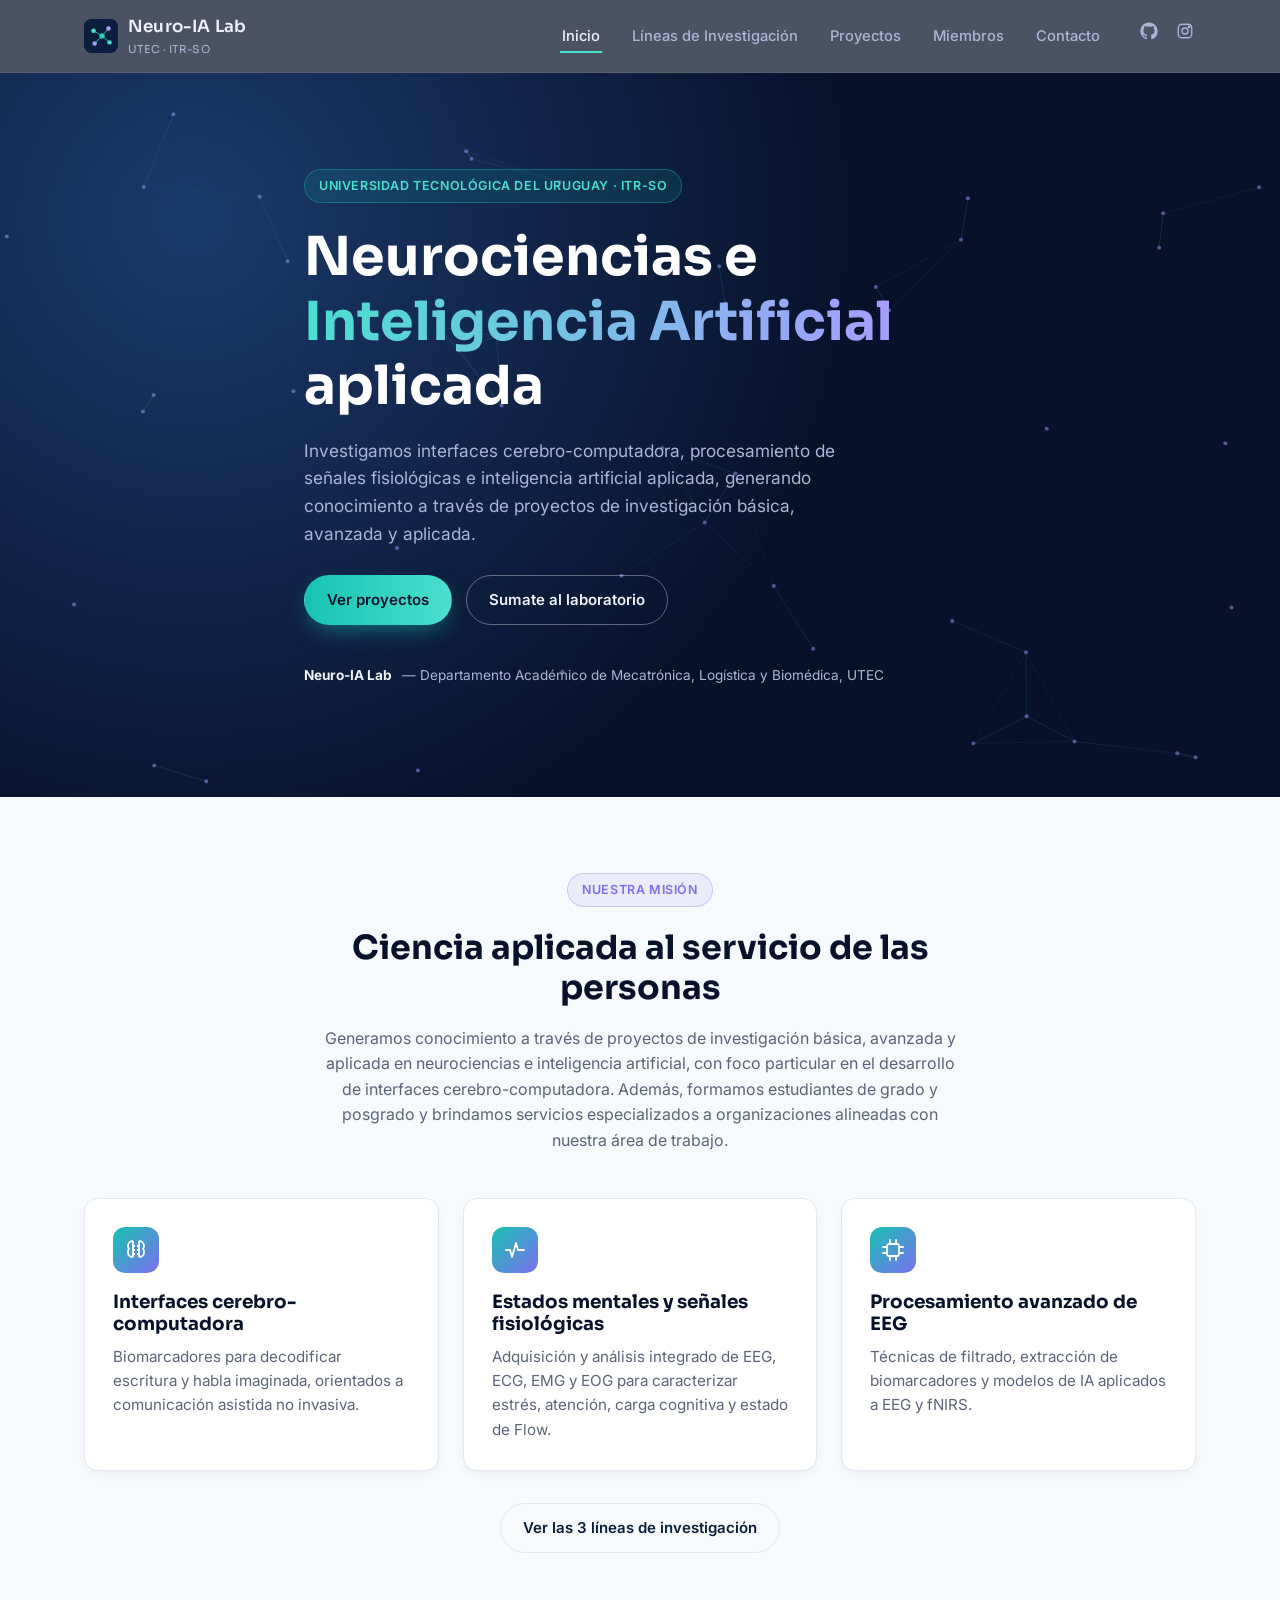
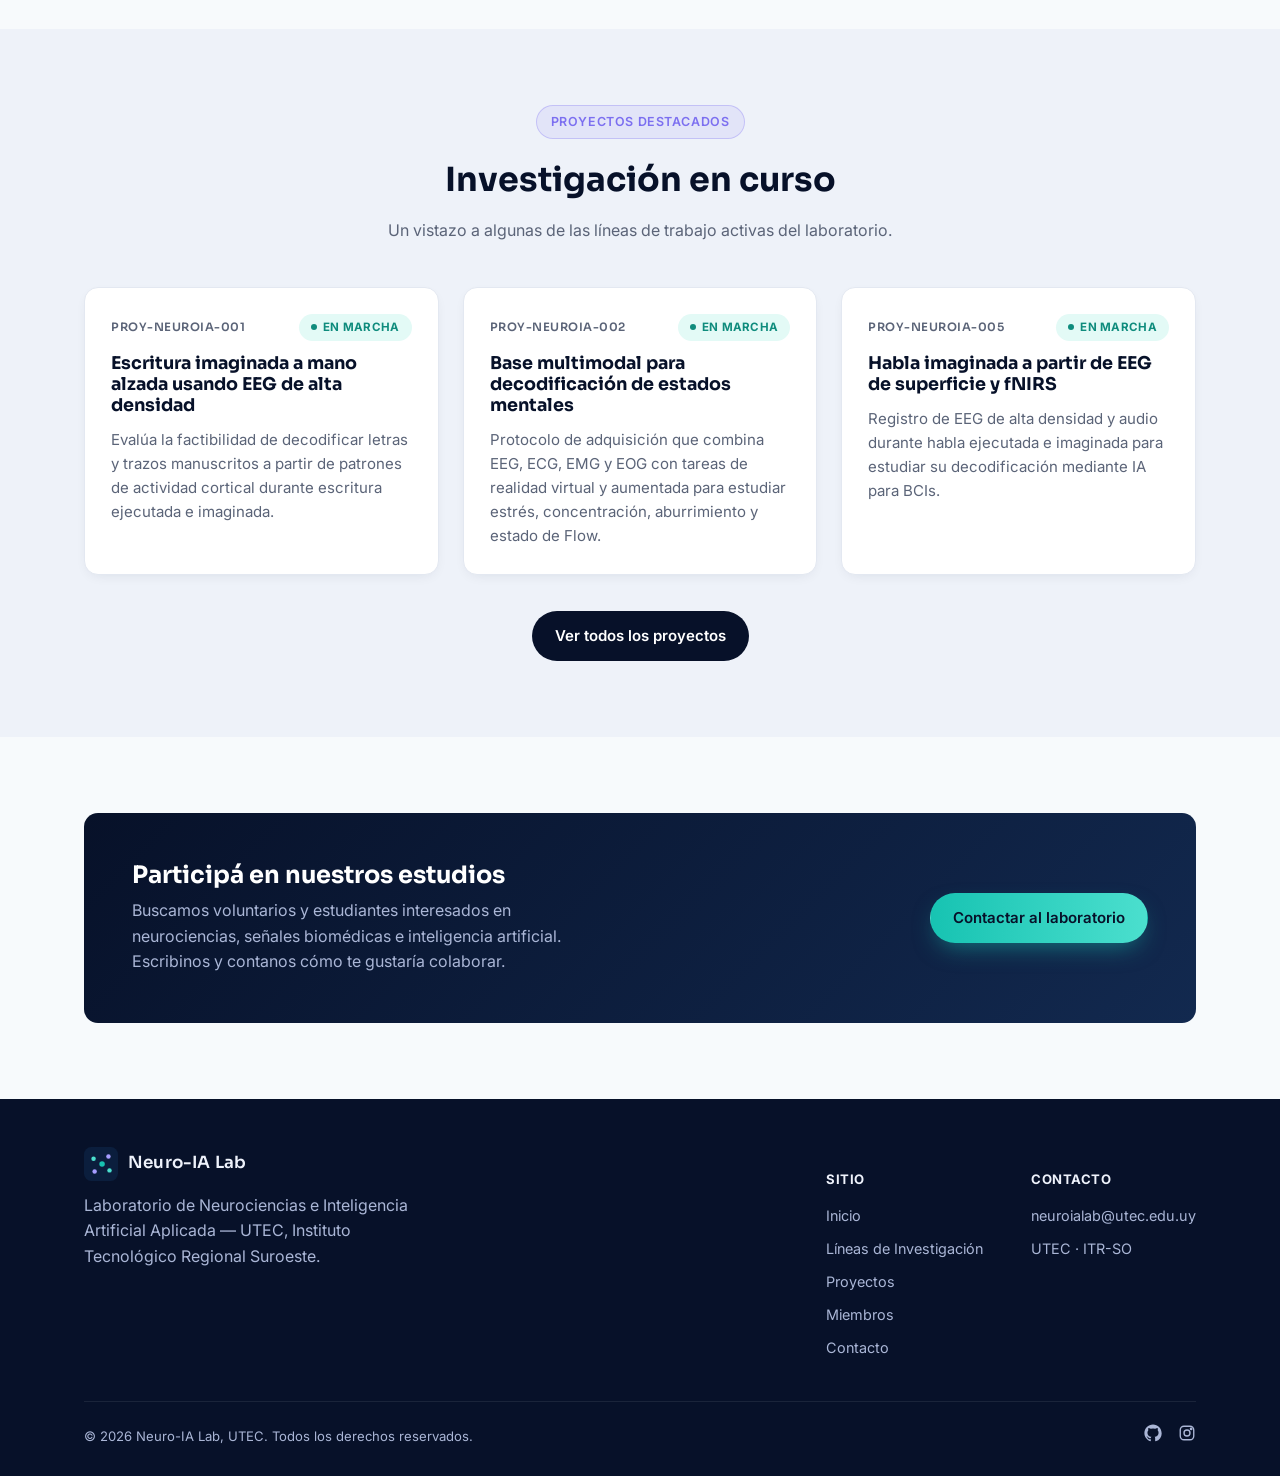
<file: index.html>
<!DOCTYPE html>
<html lang="es">
<head>
<meta charset="UTF-8">
<meta name="viewport" content="width=device-width, initial-scale=1.0">
<title>Neuro-IA Lab — Neurociencias e Inteligencia Artificial Aplicada | UTEC</title>
<meta name="description" content="Neuro-IA Lab (UTEC, ITR-SO) investiga interfaces cerebro-computadora, procesamiento de señales fisiológicas e inteligencia artificial aplicada.">
<meta property="og:title" content="Neuro-IA Lab — UTEC">
<meta property="og:description" content="Investigación en interfaces cerebro-computadora, señales fisiológicas e IA aplicada.">
<meta property="og:type" content="website">
<link rel="icon" href="assets/img/favicon.svg" type="image/svg+xml">
<link rel="preconnect" href="https://fonts.googleapis.com">
<link rel="preconnect" href="https://fonts.gstatic.com" crossorigin>
<link href="https://fonts.googleapis.com/css2?family=Inter:wght@400;500;600;700&family=Sora:wght@500;600;700&display=swap" rel="stylesheet">
<link rel="stylesheet" href="assets/css/styles.css">
</head>
<body>

<header class="site-header">
  <nav class="nav">
    <a href="index.html" class="brand">
      <svg viewBox="0 0 64 64" fill="none" xmlns="http://www.w3.org/2000/svg">
        <rect width="64" height="64" rx="14" fill="#0b1e3d"/>
        <circle cx="18" cy="22" r="4.2" fill="#4bdfce"/>
        <circle cx="46" cy="18" r="4.2" fill="#a79dff"/>
        <circle cx="48" cy="44" r="4.2" fill="#4bdfce"/>
        <circle cx="20" cy="46" r="4.2" fill="#a79dff"/>
        <circle cx="34" cy="32" r="5.2" fill="#17c3b2"/>
        <g stroke="#4bdfce" stroke-width="1.6" opacity="0.85">
          <line x1="18" y1="22" x2="34" y2="32"/>
          <line x1="46" y1="18" x2="34" y2="32"/>
          <line x1="48" y1="44" x2="34" y2="32"/>
          <line x1="20" y1="46" x2="34" y2="32"/>
        </g>
      </svg>
      <span>
        Neuro-IA Lab
        <span class="brand-sub">UTEC · ITR-SO</span>
      </span>
    </a>

    <button class="nav-toggle" aria-label="Abrir menú" aria-expanded="false">
      <svg viewBox="0 0 24 24" fill="none" stroke="currentColor" stroke-width="2"><path stroke-linecap="round" d="M4 7h16M4 12h16M4 17h16"/></svg>
    </button>

    <ul class="nav-links">
      <li><a href="index.html" aria-current="page">Inicio</a></li>
      <li><a href="lineas-de-investigacion.html">Líneas de Investigación</a></li>
      <li><a href="proyectos.html">Proyectos</a></li>
      <li><a href="miembros.html">Miembros</a></li>
      <li><a href="contacto.html">Contacto</a></li>
      <li class="nav-social">
        <a href="https://github.com/neuroialaborg" target="_blank" rel="noopener" aria-label="GitHub">
          <svg viewBox="0 0 24 24" fill="currentColor"><path d="M12 .5C5.65.5.5 5.65.5 12c0 5.08 3.29 9.39 7.86 10.91.57.1.78-.25.78-.55 0-.27-.01-1.17-.02-2.12-3.2.7-3.88-1.35-3.88-1.35-.52-1.33-1.28-1.68-1.28-1.68-1.05-.72.08-.7.08-.7 1.16.08 1.77 1.19 1.77 1.19 1.03 1.76 2.7 1.25 3.36.96.1-.75.4-1.25.72-1.54-2.56-.29-5.25-1.28-5.25-5.7 0-1.26.45-2.29 1.19-3.09-.12-.29-.52-1.47.11-3.06 0 0 .97-.31 3.18 1.18a11 11 0 0 1 5.79 0c2.21-1.49 3.18-1.18 3.18-1.18.63 1.59.23 2.77.11 3.06.74.8 1.19 1.83 1.19 3.09 0 4.43-2.7 5.41-5.27 5.7.42.36.78 1.06.78 2.15 0 1.56-.01 2.81-.01 3.19 0 .31.21.66.79.55A10.52 10.52 0 0 0 23.5 12C23.5 5.65 18.35.5 12 .5Z"/></svg>
        </a>
        <a href="https://instagram.com/neuroialab" target="_blank" rel="noopener" aria-label="Instagram">
          <svg viewBox="0 0 24 24" fill="none" stroke="currentColor" stroke-width="1.8"><rect x="3" y="3" width="18" height="18" rx="5"/><circle cx="12" cy="12" r="4"/><circle cx="17.5" cy="6.5" r="1"/></svg>
        </a>
      </li>
    </ul>
  </nav>
</header>

<main>

  <section class="hero">
    <canvas id="hero-canvas" aria-hidden="true"></canvas>
    <div class="container hero-inner">
      <span class="eyebrow">Universidad Tecnológica del Uruguay · ITR-SO</span>
      <h1>Neurociencias e <span>Inteligencia Artificial</span> aplicada</h1>
      <p>
        Investigamos interfaces cerebro-computadora, procesamiento de señales
        fisiológicas e inteligencia artificial aplicada, generando conocimiento
        a través de proyectos de investigación básica, avanzada y aplicada.
      </p>
      <div class="hero-actions">
        <a href="proyectos.html" class="btn btn-primary">Ver proyectos</a>
        <a href="contacto.html" class="btn btn-outline">Sumate al laboratorio</a>
      </div>
      <div class="hero-affil">
        <strong>Neuro-IA Lab</strong> — Departamento Académico de Mecatrónica, Logística y Biomédica, UTEC
      </div>
    </div>
  </section>

  <section id="mision">
    <div class="container">
      <div class="section-head fade-in">
        <span class="eyebrow">Nuestra misión</span>
        <h2>Ciencia aplicada al servicio de las personas</h2>
        <p>
          Generamos conocimiento a través de proyectos de investigación básica,
          avanzada y aplicada en neurociencias e inteligencia artificial, con foco
          particular en el desarrollo de interfaces cerebro-computadora. Además,
          formamos estudiantes de grado y posgrado y brindamos servicios
          especializados a organizaciones alineadas con nuestra área de trabajo.
        </p>
      </div>

      <div class="grid grid-3">
        <a href="lineas-de-investigacion.html#linea-1" class="card fade-in">
          <div class="card-icon">
            <svg viewBox="0 0 24 24" fill="none" stroke="currentColor" stroke-width="1.8"><path d="M9 3a5 5 0 0 0-5 5c0 1.1.35 2.06.9 2.83A4 4 0 0 0 4 14.5 4.5 4.5 0 0 0 8.5 19H9M15 3a5 5 0 0 1 5 5c0 1.1-.35 2.06-.9 2.83A4 4 0 0 1 20 14.5a4.5 4.5 0 0 1-4.5 4.5H15M9 3v16M15 3v16M9 8h2M13 8h2M9 12h2M13 12h2M9 16h2M13 16h2"/></svg>
          </div>
          <h3>Interfaces cerebro-computadora</h3>
          <p>Biomarcadores para decodificar escritura y habla imaginada, orientados a comunicación asistida no invasiva.</p>
        </a>
        <a href="lineas-de-investigacion.html#linea-2" class="card fade-in">
          <div class="card-icon">
            <svg viewBox="0 0 24 24" fill="none" stroke="currentColor" stroke-width="1.8"><path d="M3 12h4l2 7 4-14 2 7h6" stroke-linecap="round" stroke-linejoin="round"/></svg>
          </div>
          <h3>Estados mentales y señales fisiológicas</h3>
          <p>Adquisición y análisis integrado de EEG, ECG, EMG y EOG para caracterizar estrés, atención, carga cognitiva y estado de Flow.</p>
        </a>
        <a href="lineas-de-investigacion.html#linea-3" class="card fade-in">
          <div class="card-icon">
            <svg viewBox="0 0 24 24" fill="none" stroke="currentColor" stroke-width="1.8"><rect x="6" y="6" width="12" height="12" rx="2"/><path d="M9 2v3M15 2v3M9 19v3M15 19v3M2 9h3M2 15h3M19 9h3M19 15h3" stroke-linecap="round"/></svg>
          </div>
          <h3>Procesamiento avanzado de EEG</h3>
          <p>Técnicas de filtrado, extracción de biomarcadores y modelos de IA aplicados a EEG y fNIRS.</p>
        </a>
      </div>

      <div style="text-align:center; margin-top:32px;" class="fade-in">
        <a href="lineas-de-investigacion.html" class="btn btn-outline" style="border-color: var(--border); color: var(--navy-800);">Ver las 3 líneas de investigación</a>
      </div>
    </div>
  </section>

  <section class="section-alt">
    <div class="container">
      <div class="section-head fade-in">
        <span class="eyebrow">Proyectos destacados</span>
        <h2>Investigación en curso</h2>
        <p>Un vistazo a algunas de las líneas de trabajo activas del laboratorio.</p>
      </div>

      <div class="grid grid-3">
        <a href="proyectos.html#proy-001" class="project-card fade-in">
          <div class="project-top">
            <span class="project-id">PROY-NEUROIA-001</span>
            <span class="badge badge-active">En marcha</span>
          </div>
          <h3>Escritura imaginada a mano alzada usando EEG de alta densidad</h3>
          <p>Evalúa la factibilidad de decodificar letras y trazos manuscritos a partir de patrones de actividad cortical durante escritura ejecutada e imaginada.</p>
        </a>
        <a href="proyectos.html#proy-002" class="project-card fade-in">
          <div class="project-top">
            <span class="project-id">PROY-NEUROIA-002</span>
            <span class="badge badge-active">En marcha</span>
          </div>
          <h3>Base multimodal para decodificación de estados mentales</h3>
          <p>Protocolo de adquisición que combina EEG, ECG, EMG y EOG con tareas de realidad virtual y aumentada para estudiar estrés, concentración, aburrimiento y estado de Flow.</p>
        </a>
        <a href="proyectos.html#proy-005" class="project-card fade-in">
          <div class="project-top">
            <span class="project-id">PROY-NEUROIA-005</span>
            <span class="badge badge-active">En marcha</span>
          </div>
          <h3>Habla imaginada a partir de EEG de superficie y fNIRS</h3>
          <p>Registro de EEG de alta densidad y audio durante habla ejecutada e imaginada para estudiar su decodificación mediante IA para BCIs.</p>
        </a>
      </div>

      <div style="text-align:center; margin-top:36px;" class="fade-in">
        <a href="proyectos.html" class="btn btn-dark">Ver todos los proyectos</a>
      </div>
    </div>
  </section>

  <section>
    <div class="container">
      <div class="cta fade-in">
        <div>
          <h2>Participá en nuestros estudios</h2>
          <p>Buscamos voluntarios y estudiantes interesados en neurociencias, señales biomédicas e inteligencia artificial. Escribinos y contanos cómo te gustaría colaborar.</p>
        </div>
        <a href="contacto.html" class="btn btn-primary">Contactar al laboratorio</a>
      </div>
    </div>
  </section>

</main>

<footer class="site-footer">
  <div class="container">
    <div class="footer-top">
      <div class="footer-brand">
        <a href="index.html" class="brand">
          <svg viewBox="0 0 64 64" fill="none" xmlns="http://www.w3.org/2000/svg">
            <rect width="64" height="64" rx="14" fill="#0b1e3d"/>
            <circle cx="18" cy="22" r="4.2" fill="#4bdfce"/>
            <circle cx="46" cy="18" r="4.2" fill="#a79dff"/>
            <circle cx="48" cy="44" r="4.2" fill="#4bdfce"/>
            <circle cx="20" cy="46" r="4.2" fill="#a79dff"/>
            <circle cx="34" cy="32" r="5.2" fill="#17c3b2"/>
          </svg>
          <span>Neuro-IA Lab</span>
        </a>
        <p>Laboratorio de Neurociencias e Inteligencia Artificial Aplicada — UTEC, Instituto Tecnológico Regional Suroeste.</p>
      </div>
      <div class="footer-cols">
        <div class="footer-col">
          <h5>Sitio</h5>
          <a href="index.html">Inicio</a>
          <a href="lineas-de-investigacion.html">Líneas de Investigación</a>
          <a href="proyectos.html">Proyectos</a>
          <a href="miembros.html">Miembros</a>
          <a href="contacto.html">Contacto</a>
        </div>
        <div class="footer-col">
          <h5>Contacto</h5>
          <a href="mailto:neuroialab@utec.edu.uy">neuroialab@utec.edu.uy</a>
          <span>UTEC · ITR-SO</span>
        </div>
      </div>
    </div>
    <div class="footer-bottom">
      <span>&copy; <span id="year"></span> Neuro-IA Lab, UTEC. Todos los derechos reservados.</span>
      <div class="footer-social">
        <a href="https://github.com/neuroialaborg" target="_blank" rel="noopener" aria-label="GitHub">
          <svg viewBox="0 0 24 24" fill="currentColor"><path d="M12 .5C5.65.5.5 5.65.5 12c0 5.08 3.29 9.39 7.86 10.91.57.1.78-.25.78-.55 0-.27-.01-1.17-.02-2.12-3.2.7-3.88-1.35-3.88-1.35-.52-1.33-1.28-1.68-1.28-1.68-1.05-.72.08-.7.08-.7 1.16.08 1.77 1.19 1.77 1.19 1.03 1.76 2.7 1.25 3.36.96.1-.75.4-1.25.72-1.54-2.56-.29-5.25-1.28-5.25-5.7 0-1.26.45-2.29 1.19-3.09-.12-.29-.52-1.47.11-3.06 0 0 .97-.31 3.18 1.18a11 11 0 0 1 5.79 0c2.21-1.49 3.18-1.18 3.18-1.18.63 1.59.23 2.77.11 3.06.74.8 1.19 1.83 1.19 3.09 0 4.43-2.7 5.41-5.27 5.7.42.36.78 1.06.78 2.15 0 1.56-.01 2.81-.01 3.19 0 .31.21.66.79.55A10.52 10.52 0 0 0 23.5 12C23.5 5.65 18.35.5 12 .5Z"/></svg>
        </a>
        <a href="https://instagram.com/neuroialab" target="_blank" rel="noopener" aria-label="Instagram">
          <svg viewBox="0 0 24 24" fill="none" stroke="currentColor" stroke-width="1.8"><rect x="3" y="3" width="18" height="18" rx="5"/><circle cx="12" cy="12" r="4"/><circle cx="17.5" cy="6.5" r="1"/></svg>
        </a>
      </div>
    </div>
  </div>
</footer>

<script src="assets/js/main.js"></script>
<script>document.getElementById("year").textContent = new Date().getFullYear();</script>
</body>
</html>
</file>
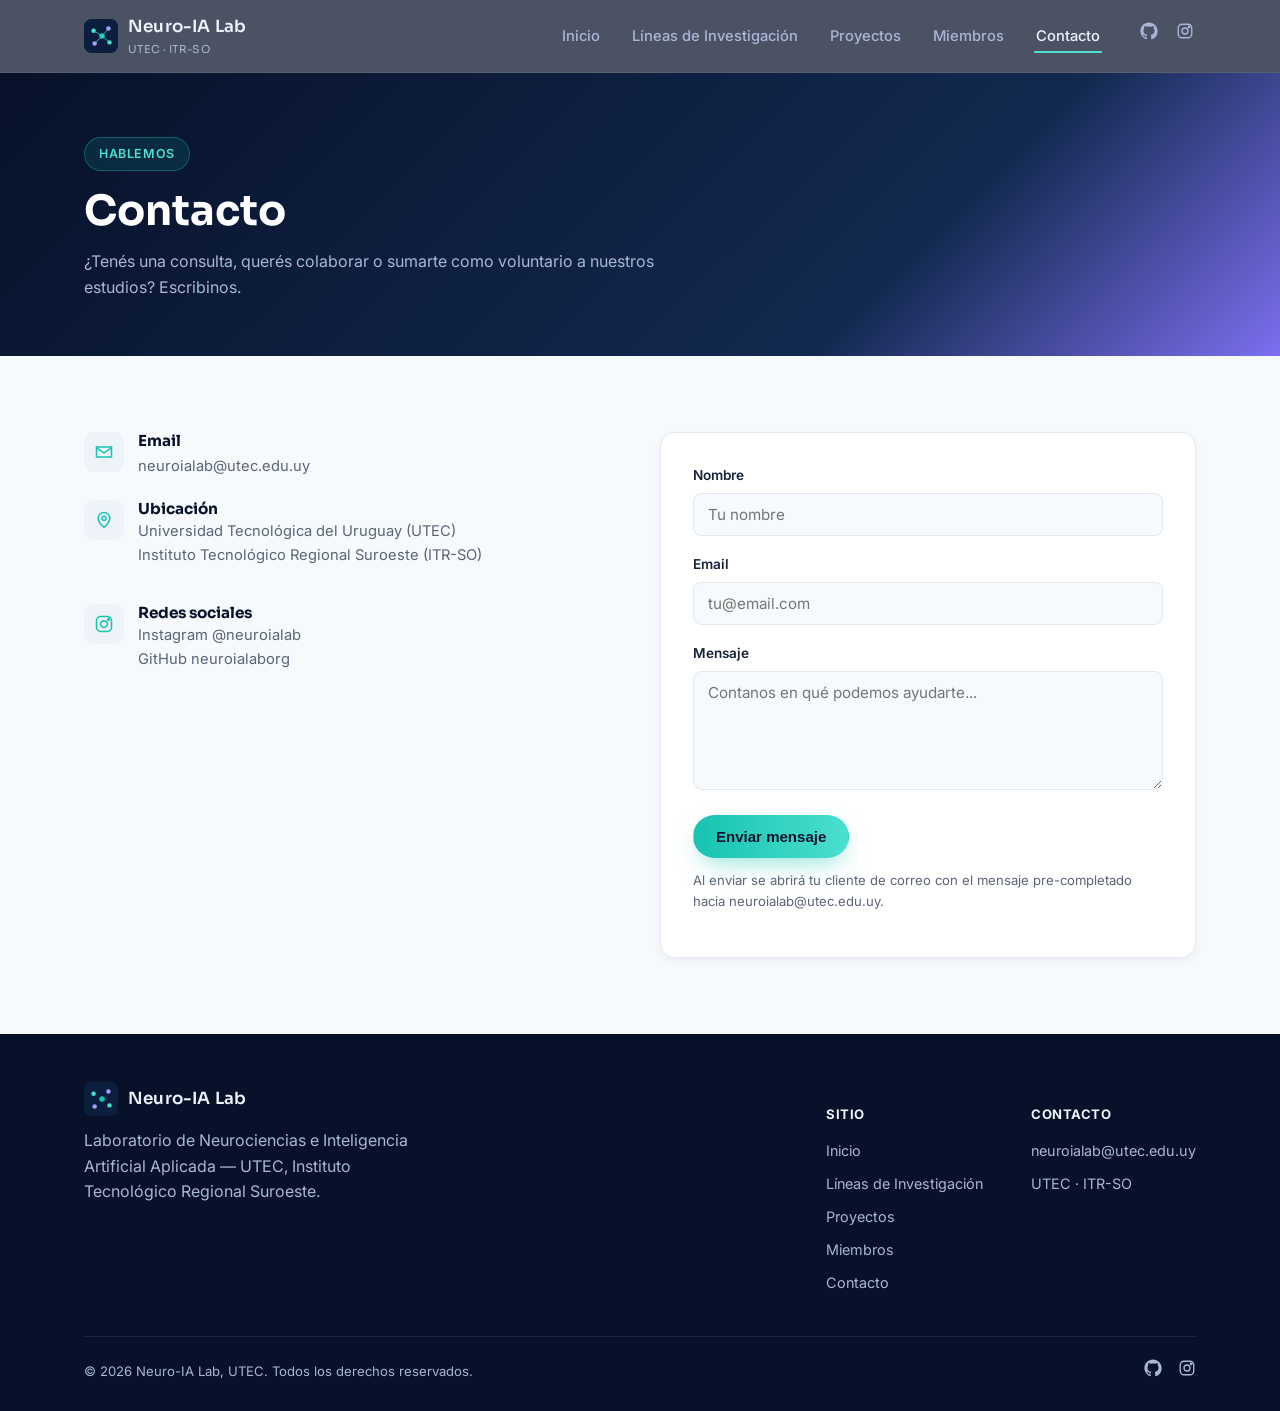
<file: contacto.html>
<!DOCTYPE html>
<html lang="es">
<head>
<meta charset="UTF-8">
<meta name="viewport" content="width=device-width, initial-scale=1.0">
<title>Contacto — Neuro-IA Lab</title>
<meta name="description" content="Contactate con el Neuro-IA Lab de UTEC para consultas, colaboraciones o para participar como voluntario en nuestros estudios.">
<link rel="icon" href="assets/img/favicon.svg" type="image/svg+xml">
<link rel="preconnect" href="https://fonts.googleapis.com">
<link rel="preconnect" href="https://fonts.gstatic.com" crossorigin>
<link href="https://fonts.googleapis.com/css2?family=Inter:wght@400;500;600;700&family=Sora:wght@500;600;700&display=swap" rel="stylesheet">
<link rel="stylesheet" href="assets/css/styles.css">
</head>
<body>

<header class="site-header">
  <nav class="nav">
    <a href="index.html" class="brand">
      <svg viewBox="0 0 64 64" fill="none" xmlns="http://www.w3.org/2000/svg">
        <rect width="64" height="64" rx="14" fill="#0b1e3d"/>
        <circle cx="18" cy="22" r="4.2" fill="#4bdfce"/>
        <circle cx="46" cy="18" r="4.2" fill="#a79dff"/>
        <circle cx="48" cy="44" r="4.2" fill="#4bdfce"/>
        <circle cx="20" cy="46" r="4.2" fill="#a79dff"/>
        <circle cx="34" cy="32" r="5.2" fill="#17c3b2"/>
        <g stroke="#4bdfce" stroke-width="1.6" opacity="0.85">
          <line x1="18" y1="22" x2="34" y2="32"/>
          <line x1="46" y1="18" x2="34" y2="32"/>
          <line x1="48" y1="44" x2="34" y2="32"/>
          <line x1="20" y1="46" x2="34" y2="32"/>
        </g>
      </svg>
      <span>
        Neuro-IA Lab
        <span class="brand-sub">UTEC · ITR-SO</span>
      </span>
    </a>

    <button class="nav-toggle" aria-label="Abrir menú" aria-expanded="false">
      <svg viewBox="0 0 24 24" fill="none" stroke="currentColor" stroke-width="2"><path stroke-linecap="round" d="M4 7h16M4 12h16M4 17h16"/></svg>
    </button>

    <ul class="nav-links">
      <li><a href="index.html">Inicio</a></li>
      <li><a href="lineas-de-investigacion.html">Líneas de Investigación</a></li>
      <li><a href="proyectos.html">Proyectos</a></li>
      <li><a href="miembros.html">Miembros</a></li>
      <li><a href="contacto.html" aria-current="page">Contacto</a></li>
      <li class="nav-social">
        <a href="https://github.com/neuroialaborg" target="_blank" rel="noopener" aria-label="GitHub">
          <svg viewBox="0 0 24 24" fill="currentColor"><path d="M12 .5C5.65.5.5 5.65.5 12c0 5.08 3.29 9.39 7.86 10.91.57.1.78-.25.78-.55 0-.27-.01-1.17-.02-2.12-3.2.7-3.88-1.35-3.88-1.35-.52-1.33-1.28-1.68-1.28-1.68-1.05-.72.08-.7.08-.7 1.16.08 1.77 1.19 1.77 1.19 1.03 1.76 2.7 1.25 3.36.96.1-.75.4-1.25.72-1.54-2.56-.29-5.25-1.28-5.25-5.7 0-1.26.45-2.29 1.19-3.09-.12-.29-.52-1.47.11-3.06 0 0 .97-.31 3.18 1.18a11 11 0 0 1 5.79 0c2.21-1.49 3.18-1.18 3.18-1.18.63 1.59.23 2.77.11 3.06.74.8 1.19 1.83 1.19 3.09 0 4.43-2.7 5.41-5.27 5.7.42.36.78 1.06.78 2.15 0 1.56-.01 2.81-.01 3.19 0 .31.21.66.79.55A10.52 10.52 0 0 0 23.5 12C23.5 5.65 18.35.5 12 .5Z"/></svg>
        </a>
        <a href="https://instagram.com/neuroialab" target="_blank" rel="noopener" aria-label="Instagram">
          <svg viewBox="0 0 24 24" fill="none" stroke="currentColor" stroke-width="1.8"><rect x="3" y="3" width="18" height="18" rx="5"/><circle cx="12" cy="12" r="4"/><circle cx="17.5" cy="6.5" r="1"/></svg>
        </a>
      </li>
    </ul>
  </nav>
</header>

<main>

  <header class="page-header">
    <div class="container">
      <span class="eyebrow">Hablemos</span>
      <h1>Contacto</h1>
      <p>¿Tenés una consulta, querés colaborar o sumarte como voluntario a nuestros estudios? Escribinos.</p>
    </div>
  </header>

  <section>
    <div class="container">
      <div class="contact-grid">

        <div class="fade-in">
          <div class="contact-info-item">
            <div class="icon">
              <svg viewBox="0 0 24 24" fill="none" stroke="currentColor" stroke-width="1.8"><path d="M3 6h18v12H3V6Z"/><path d="M3 7l9 6 9-6" stroke-linecap="round" stroke-linejoin="round"/></svg>
            </div>
            <div>
              <h4>Email</h4>
              <a href="mailto:neuroialab@utec.edu.uy">neuroialab@utec.edu.uy</a>
            </div>
          </div>

          <div class="contact-info-item">
            <div class="icon">
              <svg viewBox="0 0 24 24" fill="none" stroke="currentColor" stroke-width="1.8"><path d="M12 21s7-6.1 7-11a7 7 0 1 0-14 0c0 4.9 7 11 7 11Z"/><circle cx="12" cy="10" r="2.5"/></svg>
            </div>
            <div>
              <h4>Ubicación</h4>
              <p>Universidad Tecnológica del Uruguay (UTEC)<br>Instituto Tecnológico Regional Suroeste (ITR-SO)</p>
            </div>
          </div>

          <div class="contact-info-item">
            <div class="icon">
              <svg viewBox="0 0 24 24" fill="none" stroke="currentColor" stroke-width="1.8"><rect x="3" y="3" width="18" height="18" rx="5"/><circle cx="12" cy="12" r="4"/><circle cx="17.5" cy="6.5" r="1"/></svg>
            </div>
            <div>
              <h4>Redes sociales</h4>
              <p>
                <a href="https://instagram.com/neuroialab" target="_blank" rel="noopener">Instagram @neuroialab</a><br>
                <a href="https://github.com/neuroialaborg" target="_blank" rel="noopener">GitHub neuroialaborg</a>
              </p>
            </div>
          </div>
        </div>

        <div class="form-card fade-in">
          <form id="contact-form">
            <div class="form-row">
              <label for="name">Nombre</label>
              <input type="text" id="name" name="name" required placeholder="Tu nombre">
            </div>
            <div class="form-row">
              <label for="email">Email</label>
              <input type="email" id="email" name="email" required placeholder="tu@email.com">
            </div>
            <div class="form-row">
              <label for="message">Mensaje</label>
              <textarea id="message" name="message" rows="5" required placeholder="Contanos en qué podemos ayudarte..."></textarea>
            </div>
            <button type="submit" class="btn btn-primary">Enviar mensaje</button>
            <p class="form-note">Al enviar se abrirá tu cliente de correo con el mensaje pre-completado hacia neuroialab@utec.edu.uy.</p>
            <p class="form-success" id="form-success">¡Gracias! Se abrió tu cliente de correo para completar el envío.</p>
          </form>
        </div>

      </div>
    </div>
  </section>

</main>

<footer class="site-footer">
  <div class="container">
    <div class="footer-top">
      <div class="footer-brand">
        <a href="index.html" class="brand">
          <svg viewBox="0 0 64 64" fill="none" xmlns="http://www.w3.org/2000/svg">
            <rect width="64" height="64" rx="14" fill="#0b1e3d"/>
            <circle cx="18" cy="22" r="4.2" fill="#4bdfce"/>
            <circle cx="46" cy="18" r="4.2" fill="#a79dff"/>
            <circle cx="48" cy="44" r="4.2" fill="#4bdfce"/>
            <circle cx="20" cy="46" r="4.2" fill="#a79dff"/>
            <circle cx="34" cy="32" r="5.2" fill="#17c3b2"/>
          </svg>
          <span>Neuro-IA Lab</span>
        </a>
        <p>Laboratorio de Neurociencias e Inteligencia Artificial Aplicada — UTEC, Instituto Tecnológico Regional Suroeste.</p>
      </div>
      <div class="footer-cols">
        <div class="footer-col">
          <h5>Sitio</h5>
          <a href="index.html">Inicio</a>
          <a href="lineas-de-investigacion.html">Líneas de Investigación</a>
          <a href="proyectos.html">Proyectos</a>
          <a href="miembros.html">Miembros</a>
          <a href="contacto.html">Contacto</a>
        </div>
        <div class="footer-col">
          <h5>Contacto</h5>
          <a href="mailto:neuroialab@utec.edu.uy">neuroialab@utec.edu.uy</a>
          <span>UTEC · ITR-SO</span>
        </div>
      </div>
    </div>
    <div class="footer-bottom">
      <span>&copy; <span id="year"></span> Neuro-IA Lab, UTEC. Todos los derechos reservados.</span>
      <div class="footer-social">
        <a href="https://github.com/neuroialaborg" target="_blank" rel="noopener" aria-label="GitHub">
          <svg viewBox="0 0 24 24" fill="currentColor"><path d="M12 .5C5.65.5.5 5.65.5 12c0 5.08 3.29 9.39 7.86 10.91.57.1.78-.25.78-.55 0-.27-.01-1.17-.02-2.12-3.2.7-3.88-1.35-3.88-1.35-.52-1.33-1.28-1.68-1.28-1.68-1.05-.72.08-.7.08-.7 1.16.08 1.77 1.19 1.77 1.19 1.03 1.76 2.7 1.25 3.36.96.1-.75.4-1.25.72-1.54-2.56-.29-5.25-1.28-5.25-5.7 0-1.26.45-2.29 1.19-3.09-.12-.29-.52-1.47.11-3.06 0 0 .97-.31 3.18 1.18a11 11 0 0 1 5.79 0c2.21-1.49 3.18-1.18 3.18-1.18.63 1.59.23 2.77.11 3.06.74.8 1.19 1.83 1.19 3.09 0 4.43-2.7 5.41-5.27 5.7.42.36.78 1.06.78 2.15 0 1.56-.01 2.81-.01 3.19 0 .31.21.66.79.55A10.52 10.52 0 0 0 23.5 12C23.5 5.65 18.35.5 12 .5Z"/></svg>
        </a>
        <a href="https://instagram.com/neuroialab" target="_blank" rel="noopener" aria-label="Instagram">
          <svg viewBox="0 0 24 24" fill="none" stroke="currentColor" stroke-width="1.8"><rect x="3" y="3" width="18" height="18" rx="5"/><circle cx="12" cy="12" r="4"/><circle cx="17.5" cy="6.5" r="1"/></svg>
        </a>
      </div>
    </div>
  </div>
</footer>

<script src="assets/js/main.js"></script>
<script>document.getElementById("year").textContent = new Date().getFullYear();</script>
</body>
</html>
</file>
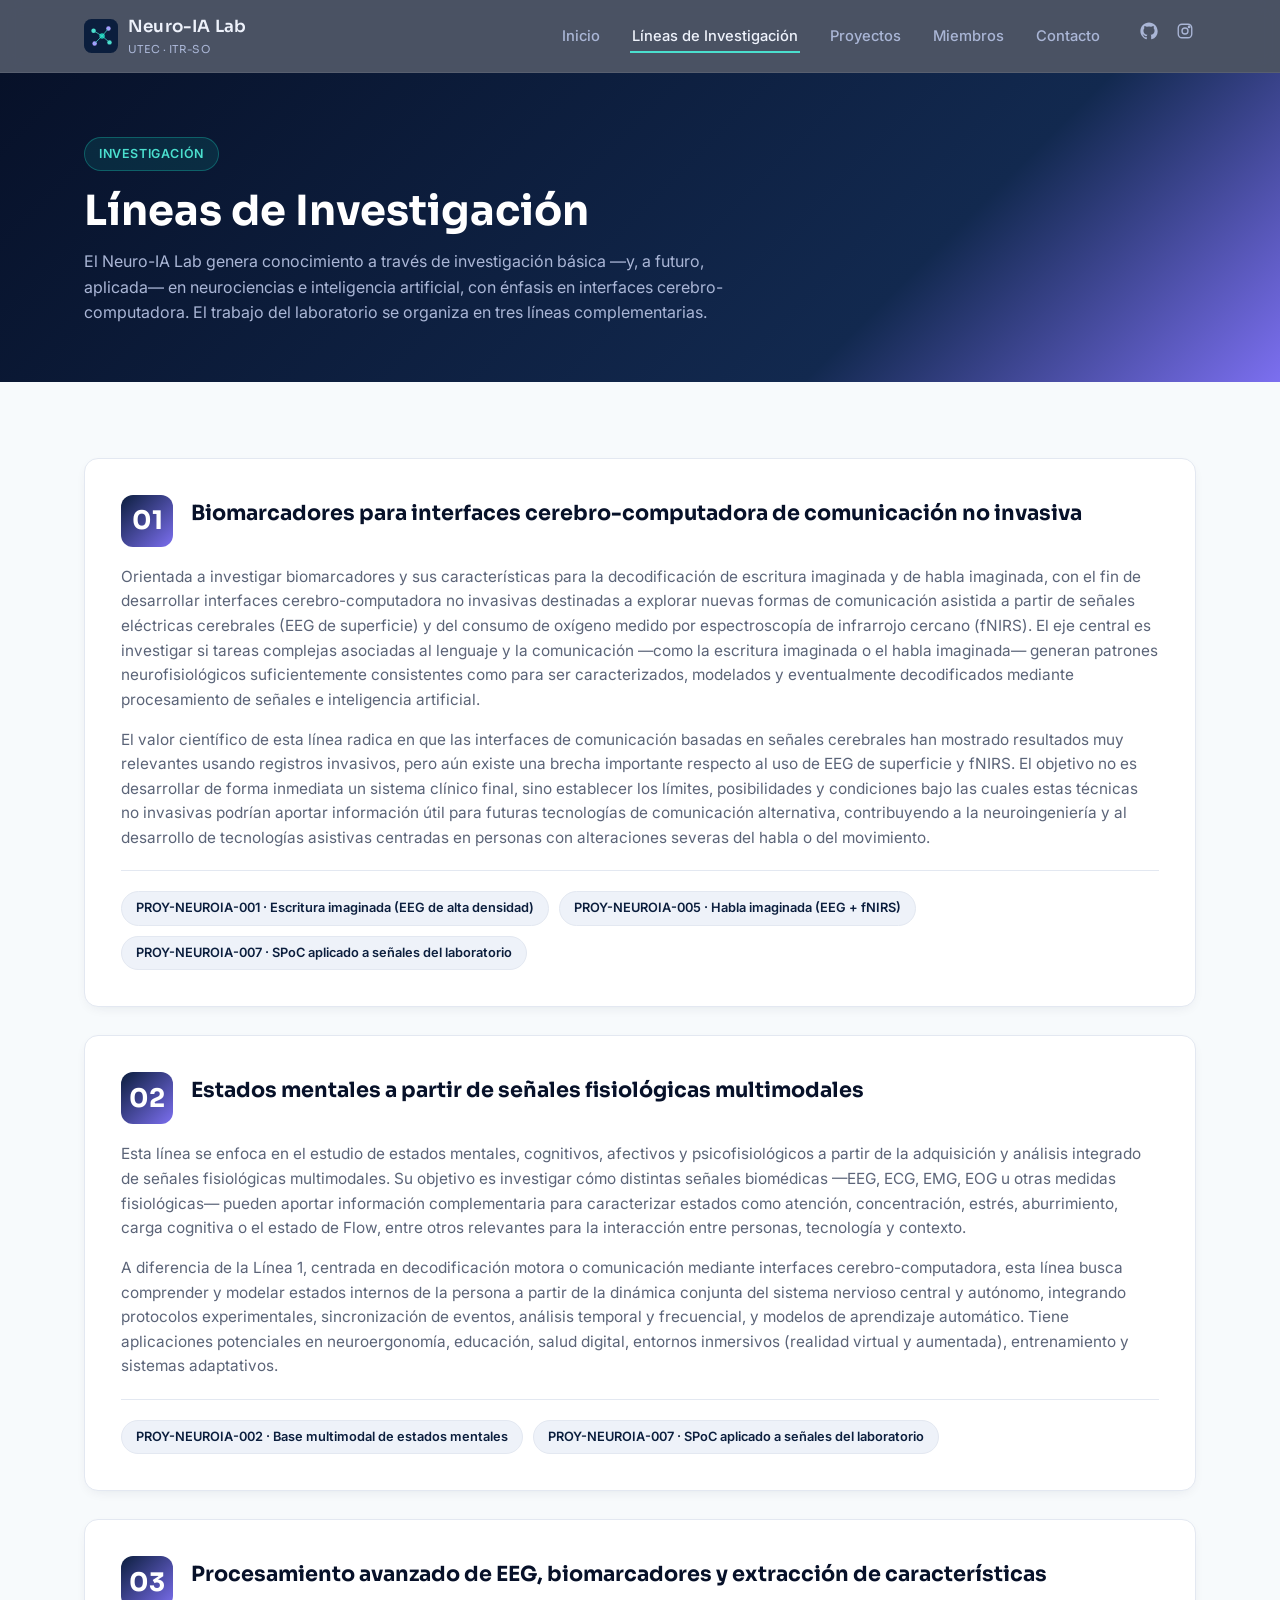
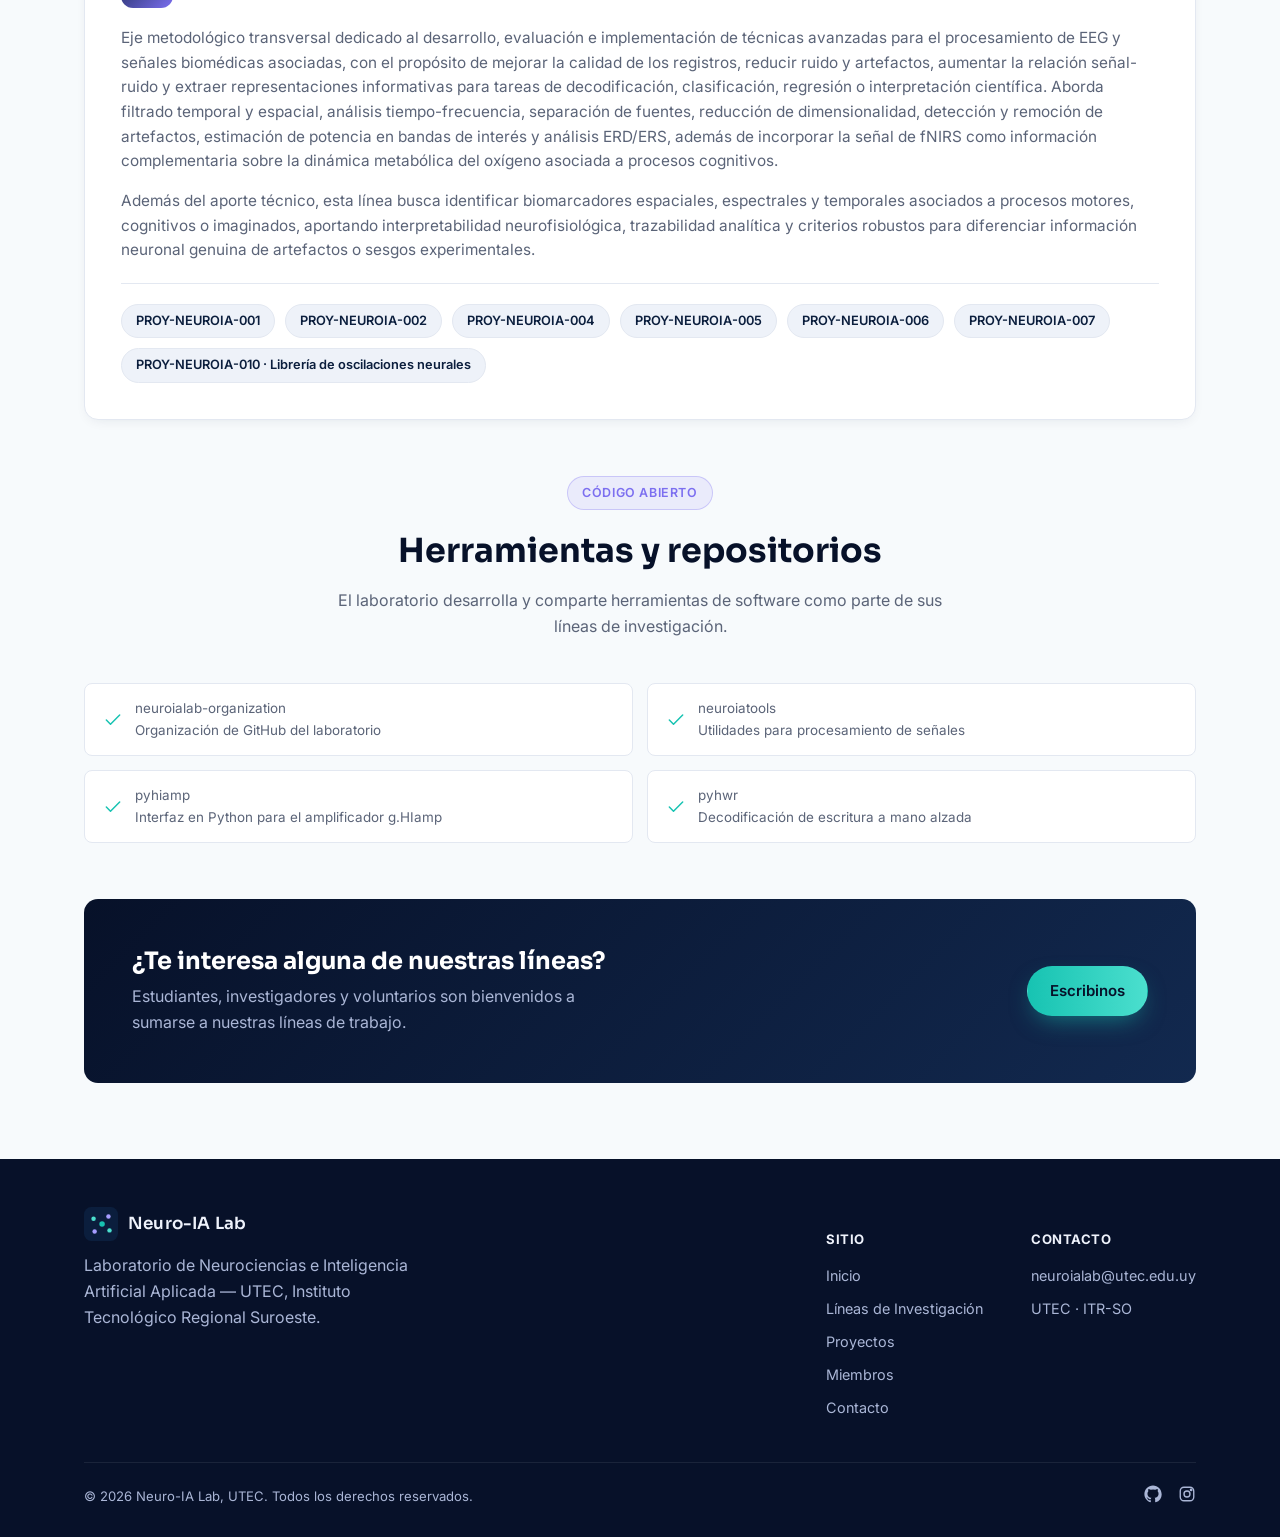
<file: lineas-de-investigacion.html>
<!DOCTYPE html>
<html lang="es">
<head>
<meta charset="UTF-8">
<meta name="viewport" content="width=device-width, initial-scale=1.0">
<title>Líneas de Investigación — Neuro-IA Lab</title>
<meta name="description" content="Líneas de investigación del Neuro-IA Lab (UTEC): biomarcadores para interfaces cerebro-computadora, estados mentales a partir de señales fisiológicas multimodales y procesamiento avanzado de EEG.">
<link rel="icon" href="assets/img/favicon.svg" type="image/svg+xml">
<link rel="preconnect" href="https://fonts.googleapis.com">
<link rel="preconnect" href="https://fonts.gstatic.com" crossorigin>
<link href="https://fonts.googleapis.com/css2?family=Inter:wght@400;500;600;700&family=Sora:wght@500;600;700&display=swap" rel="stylesheet">
<link rel="stylesheet" href="assets/css/styles.css">
</head>
<body>

<header class="site-header">
  <nav class="nav">
    <a href="index.html" class="brand">
      <svg viewBox="0 0 64 64" fill="none" xmlns="http://www.w3.org/2000/svg">
        <rect width="64" height="64" rx="14" fill="#0b1e3d"/>
        <circle cx="18" cy="22" r="4.2" fill="#4bdfce"/>
        <circle cx="46" cy="18" r="4.2" fill="#a79dff"/>
        <circle cx="48" cy="44" r="4.2" fill="#4bdfce"/>
        <circle cx="20" cy="46" r="4.2" fill="#a79dff"/>
        <circle cx="34" cy="32" r="5.2" fill="#17c3b2"/>
        <g stroke="#4bdfce" stroke-width="1.6" opacity="0.85">
          <line x1="18" y1="22" x2="34" y2="32"/>
          <line x1="46" y1="18" x2="34" y2="32"/>
          <line x1="48" y1="44" x2="34" y2="32"/>
          <line x1="20" y1="46" x2="34" y2="32"/>
        </g>
      </svg>
      <span>
        Neuro-IA Lab
        <span class="brand-sub">UTEC · ITR-SO</span>
      </span>
    </a>

    <button class="nav-toggle" aria-label="Abrir menú" aria-expanded="false">
      <svg viewBox="0 0 24 24" fill="none" stroke="currentColor" stroke-width="2"><path stroke-linecap="round" d="M4 7h16M4 12h16M4 17h16"/></svg>
    </button>

    <ul class="nav-links">
      <li><a href="index.html">Inicio</a></li>
      <li><a href="lineas-de-investigacion.html" aria-current="page">Líneas de Investigación</a></li>
      <li><a href="proyectos.html">Proyectos</a></li>
      <li><a href="miembros.html">Miembros</a></li>
      <li><a href="contacto.html">Contacto</a></li>
      <li class="nav-social">
        <a href="https://github.com/neuroialaborg" target="_blank" rel="noopener" aria-label="GitHub">
          <svg viewBox="0 0 24 24" fill="currentColor"><path d="M12 .5C5.65.5.5 5.65.5 12c0 5.08 3.29 9.39 7.86 10.91.57.1.78-.25.78-.55 0-.27-.01-1.17-.02-2.12-3.2.7-3.88-1.35-3.88-1.35-.52-1.33-1.28-1.68-1.28-1.68-1.05-.72.08-.7.08-.7 1.16.08 1.77 1.19 1.77 1.19 1.03 1.76 2.7 1.25 3.36.96.1-.75.4-1.25.72-1.54-2.56-.29-5.25-1.28-5.25-5.7 0-1.26.45-2.29 1.19-3.09-.12-.29-.52-1.47.11-3.06 0 0 .97-.31 3.18 1.18a11 11 0 0 1 5.79 0c2.21-1.49 3.18-1.18 3.18-1.18.63 1.59.23 2.77.11 3.06.74.8 1.19 1.83 1.19 3.09 0 4.43-2.7 5.41-5.27 5.7.42.36.78 1.06.78 2.15 0 1.56-.01 2.81-.01 3.19 0 .31.21.66.79.55A10.52 10.52 0 0 0 23.5 12C23.5 5.65 18.35.5 12 .5Z"/></svg>
        </a>
        <a href="https://instagram.com/neuroialab" target="_blank" rel="noopener" aria-label="Instagram">
          <svg viewBox="0 0 24 24" fill="none" stroke="currentColor" stroke-width="1.8"><rect x="3" y="3" width="18" height="18" rx="5"/><circle cx="12" cy="12" r="4"/><circle cx="17.5" cy="6.5" r="1"/></svg>
        </a>
      </li>
    </ul>
  </nav>
</header>

<main>

  <header class="page-header">
    <div class="container">
      <span class="eyebrow">Investigación</span>
      <h1>Líneas de Investigación</h1>
      <p>El Neuro-IA Lab genera conocimiento a través de investigación básica —y, a futuro, aplicada— en neurociencias e inteligencia artificial, con énfasis en interfaces cerebro-computadora. El trabajo del laboratorio se organiza en tres líneas complementarias.</p>
    </div>
  </header>

  <section>
    <div class="container">

      <article class="linea-card fade-in" id="linea-1">
        <div class="linea-head">
          <span class="linea-num">01</span>
          <h2>Biomarcadores para interfaces cerebro-computadora de comunicación no invasiva</h2>
        </div>
        <p>
          Orientada a investigar biomarcadores y sus características para la decodificación de escritura imaginada y de habla imaginada, con el fin de
          desarrollar interfaces cerebro-computadora no invasivas destinadas a explorar nuevas formas de comunicación asistida a partir de señales
          eléctricas cerebrales (EEG de superficie) y del consumo de oxígeno medido por espectroscopía de infrarrojo cercano (fNIRS). El eje central es
          investigar si tareas complejas asociadas al lenguaje y la comunicación —como la escritura imaginada o el habla imaginada— generan patrones
          neurofisiológicos suficientemente consistentes como para ser caracterizados, modelados y eventualmente decodificados mediante procesamiento
          de señales e inteligencia artificial.
        </p>
        <p>
          El valor científico de esta línea radica en que las interfaces de comunicación basadas en señales cerebrales han mostrado resultados muy
          relevantes usando registros invasivos, pero aún existe una brecha importante respecto al uso de EEG de superficie y fNIRS. El objetivo no es
          desarrollar de forma inmediata un sistema clínico final, sino establecer los límites, posibilidades y condiciones bajo las cuales estas técnicas no
          invasivas podrían aportar información útil para futuras tecnologías de comunicación alternativa, contribuyendo a la neuroingeniería y al
          desarrollo de tecnologías asistivas centradas en personas con alteraciones severas del habla o del movimiento.
        </p>
        <div class="linea-projects">
          <a href="proyectos.html#proy-001" class="chip">PROY-NEUROIA-001 · Escritura imaginada (EEG de alta densidad)</a>
          <a href="proyectos.html#proy-005" class="chip">PROY-NEUROIA-005 · Habla imaginada (EEG + fNIRS)</a>
          <a href="proyectos.html#proy-007" class="chip">PROY-NEUROIA-007 · SPoC aplicado a señales del laboratorio</a>
        </div>
      </article>

      <article class="linea-card fade-in" id="linea-2">
        <div class="linea-head">
          <span class="linea-num">02</span>
          <h2>Estados mentales a partir de señales fisiológicas multimodales</h2>
        </div>
        <p>
          Esta línea se enfoca en el estudio de estados mentales, cognitivos, afectivos y psicofisiológicos a partir de la adquisición y análisis integrado
          de señales fisiológicas multimodales. Su objetivo es investigar cómo distintas señales biomédicas —EEG, ECG, EMG, EOG u otras medidas
          fisiológicas— pueden aportar información complementaria para caracterizar estados como atención, concentración, estrés, aburrimiento, carga
          cognitiva o el estado de Flow, entre otros relevantes para la interacción entre personas, tecnología y contexto.
        </p>
        <p>
          A diferencia de la Línea 1, centrada en decodificación motora o comunicación mediante interfaces cerebro-computadora, esta línea busca
          comprender y modelar estados internos de la persona a partir de la dinámica conjunta del sistema nervioso central y autónomo, integrando
          protocolos experimentales, sincronización de eventos, análisis temporal y frecuencial, y modelos de aprendizaje automático. Tiene
          aplicaciones potenciales en neuroergonomía, educación, salud digital, entornos inmersivos (realidad virtual y aumentada), entrenamiento y
          sistemas adaptativos.
        </p>
        <div class="linea-projects">
          <a href="proyectos.html#proy-002" class="chip">PROY-NEUROIA-002 · Base multimodal de estados mentales</a>
          <a href="proyectos.html#proy-007" class="chip">PROY-NEUROIA-007 · SPoC aplicado a señales del laboratorio</a>
        </div>
      </article>

      <article class="linea-card fade-in" id="linea-3">
        <div class="linea-head">
          <span class="linea-num">03</span>
          <h2>Procesamiento avanzado de EEG, biomarcadores y extracción de características</h2>
        </div>
        <p>
          Eje metodológico transversal dedicado al desarrollo, evaluación e implementación de técnicas avanzadas para el procesamiento de EEG y
          señales biomédicas asociadas, con el propósito de mejorar la calidad de los registros, reducir ruido y artefactos, aumentar la relación
          señal-ruido y extraer representaciones informativas para tareas de decodificación, clasificación, regresión o interpretación científica. Aborda
          filtrado temporal y espacial, análisis tiempo-frecuencia, separación de fuentes, reducción de dimensionalidad, detección y remoción de
          artefactos, estimación de potencia en bandas de interés y análisis ERD/ERS, además de incorporar la señal de fNIRS como información
          complementaria sobre la dinámica metabólica del oxígeno asociada a procesos cognitivos.
        </p>
        <p>
          Además del aporte técnico, esta línea busca identificar biomarcadores espaciales, espectrales y temporales asociados a procesos motores,
          cognitivos o imaginados, aportando interpretabilidad neurofisiológica, trazabilidad analítica y criterios robustos para diferenciar información
          neuronal genuina de artefactos o sesgos experimentales.
        </p>
        <div class="linea-projects">
          <a href="proyectos.html#proy-001" class="chip">PROY-NEUROIA-001</a>
          <a href="proyectos.html#proy-002" class="chip">PROY-NEUROIA-002</a>
          <a href="proyectos.html#proy-004" class="chip">PROY-NEUROIA-004</a>
          <a href="proyectos.html#proy-005" class="chip">PROY-NEUROIA-005</a>
          <a href="proyectos.html#proy-006" class="chip">PROY-NEUROIA-006</a>
          <a href="proyectos.html#proy-007" class="chip">PROY-NEUROIA-007</a>
          <a href="proyectos.html#proy-010" class="chip">PROY-NEUROIA-010 · Librería de oscilaciones neurales</a>
        </div>
      </article>

      <div class="section-head fade-in" style="margin-top:56px;">
        <span class="eyebrow">Código abierto</span>
        <h2>Herramientas y repositorios</h2>
        <p>El laboratorio desarrolla y comparte herramientas de software como parte de sus líneas de investigación.</p>
      </div>

      <div class="tools-list fade-in">
        <a class="tool-item" href="https://github.com/neuroialaborg" target="_blank" rel="noopener">
          <svg viewBox="0 0 24 24" fill="none" stroke="currentColor" stroke-width="1.8"><path d="M20 6 9 17l-5-5" stroke-linecap="round" stroke-linejoin="round"/></svg>
          <span>neuroialab-organization<span>Organización de GitHub del laboratorio</span></span>
        </a>
        <a class="tool-item" href="https://github.com/lucasbaldezzari/neuroiatools" target="_blank" rel="noopener">
          <svg viewBox="0 0 24 24" fill="none" stroke="currentColor" stroke-width="1.8"><path d="M20 6 9 17l-5-5" stroke-linecap="round" stroke-linejoin="round"/></svg>
          <span>neuroiatools<span>Utilidades para procesamiento de señales</span></span>
        </a>
        <a class="tool-item" href="https://github.com/lucasbaldezzari/pyhiamp" target="_blank" rel="noopener">
          <svg viewBox="0 0 24 24" fill="none" stroke="currentColor" stroke-width="1.8"><path d="M20 6 9 17l-5-5" stroke-linecap="round" stroke-linejoin="round"/></svg>
          <span>pyhiamp<span>Interfaz en Python para el amplificador g.HIamp</span></span>
        </a>
        <a class="tool-item" href="https://github.com/lucasbaldezzari/pyhwr" target="_blank" rel="noopener">
          <svg viewBox="0 0 24 24" fill="none" stroke="currentColor" stroke-width="1.8"><path d="M20 6 9 17l-5-5" stroke-linecap="round" stroke-linejoin="round"/></svg>
          <span>pyhwr<span>Decodificación de escritura a mano alzada</span></span>
        </a>
      </div>

      <div class="cta fade-in" style="margin-top:56px;">
        <div>
          <h2>¿Te interesa alguna de nuestras líneas?</h2>
          <p>Estudiantes, investigadores y voluntarios son bienvenidos a sumarse a nuestras líneas de trabajo.</p>
        </div>
        <a href="contacto.html" class="btn btn-primary">Escribinos</a>
      </div>

    </div>
  </section>

</main>

<footer class="site-footer">
  <div class="container">
    <div class="footer-top">
      <div class="footer-brand">
        <a href="index.html" class="brand">
          <svg viewBox="0 0 64 64" fill="none" xmlns="http://www.w3.org/2000/svg">
            <rect width="64" height="64" rx="14" fill="#0b1e3d"/>
            <circle cx="18" cy="22" r="4.2" fill="#4bdfce"/>
            <circle cx="46" cy="18" r="4.2" fill="#a79dff"/>
            <circle cx="48" cy="44" r="4.2" fill="#4bdfce"/>
            <circle cx="20" cy="46" r="4.2" fill="#a79dff"/>
            <circle cx="34" cy="32" r="5.2" fill="#17c3b2"/>
          </svg>
          <span>Neuro-IA Lab</span>
        </a>
        <p>Laboratorio de Neurociencias e Inteligencia Artificial Aplicada — UTEC, Instituto Tecnológico Regional Suroeste.</p>
      </div>
      <div class="footer-cols">
        <div class="footer-col">
          <h5>Sitio</h5>
          <a href="index.html">Inicio</a>
          <a href="lineas-de-investigacion.html">Líneas de Investigación</a>
          <a href="proyectos.html">Proyectos</a>
          <a href="miembros.html">Miembros</a>
          <a href="contacto.html">Contacto</a>
        </div>
        <div class="footer-col">
          <h5>Contacto</h5>
          <a href="mailto:neuroialab@utec.edu.uy">neuroialab@utec.edu.uy</a>
          <span>UTEC · ITR-SO</span>
        </div>
      </div>
    </div>
    <div class="footer-bottom">
      <span>&copy; <span id="year"></span> Neuro-IA Lab, UTEC. Todos los derechos reservados.</span>
      <div class="footer-social">
        <a href="https://github.com/neuroialaborg" target="_blank" rel="noopener" aria-label="GitHub">
          <svg viewBox="0 0 24 24" fill="currentColor"><path d="M12 .5C5.65.5.5 5.65.5 12c0 5.08 3.29 9.39 7.86 10.91.57.1.78-.25.78-.55 0-.27-.01-1.17-.02-2.12-3.2.7-3.88-1.35-3.88-1.35-.52-1.33-1.28-1.68-1.28-1.68-1.05-.72.08-.7.08-.7 1.16.08 1.77 1.19 1.77 1.19 1.03 1.76 2.7 1.25 3.36.96.1-.75.4-1.25.72-1.54-2.56-.29-5.25-1.28-5.25-5.7 0-1.26.45-2.29 1.19-3.09-.12-.29-.52-1.47.11-3.06 0 0 .97-.31 3.18 1.18a11 11 0 0 1 5.79 0c2.21-1.49 3.18-1.18 3.18-1.18.63 1.59.23 2.77.11 3.06.74.8 1.19 1.83 1.19 3.09 0 4.43-2.7 5.41-5.27 5.7.42.36.78 1.06.78 2.15 0 1.56-.01 2.81-.01 3.19 0 .31.21.66.79.55A10.52 10.52 0 0 0 23.5 12C23.5 5.65 18.35.5 12 .5Z"/></svg>
        </a>
        <a href="https://instagram.com/neuroialab" target="_blank" rel="noopener" aria-label="Instagram">
          <svg viewBox="0 0 24 24" fill="none" stroke="currentColor" stroke-width="1.8"><rect x="3" y="3" width="18" height="18" rx="5"/><circle cx="12" cy="12" r="4"/><circle cx="17.5" cy="6.5" r="1"/></svg>
        </a>
      </div>
    </div>
  </div>
</footer>

<script src="assets/js/main.js"></script>
<script>document.getElementById("year").textContent = new Date().getFullYear();</script>
</body>
</html>
</file>
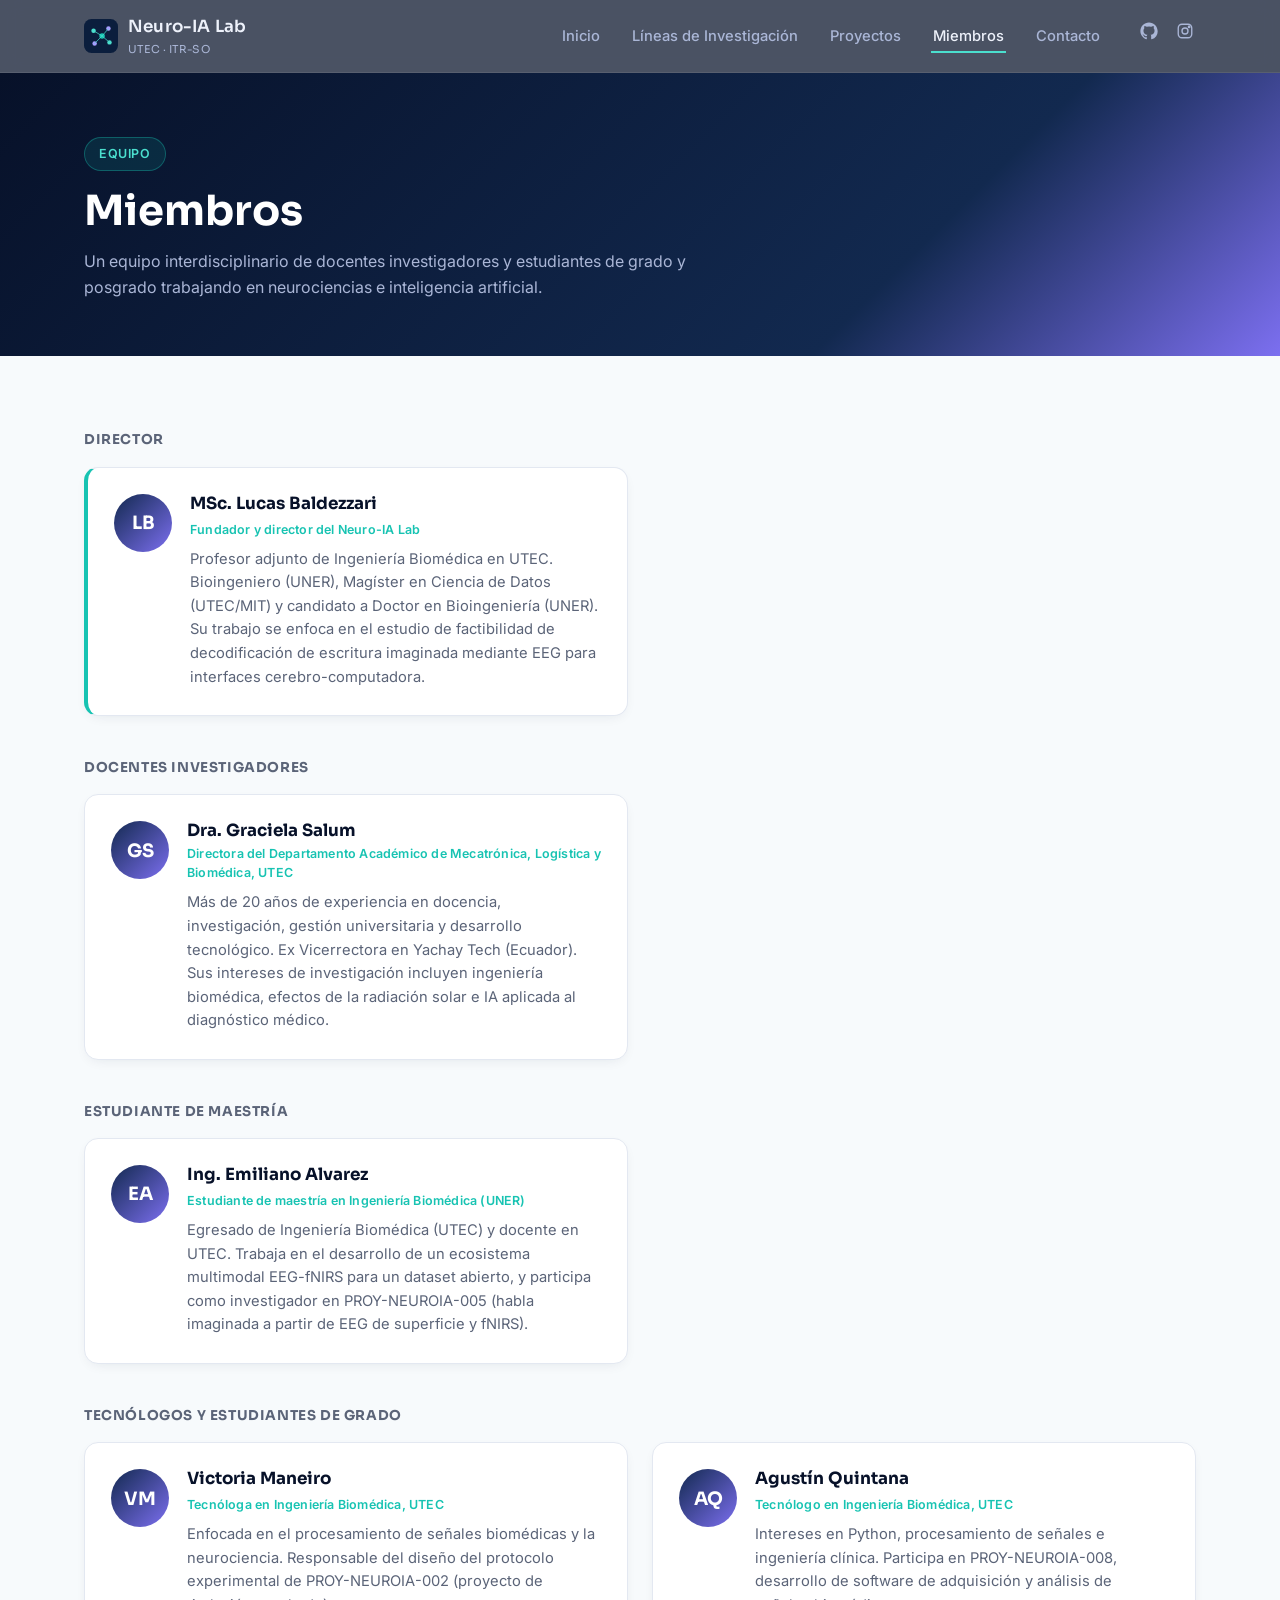
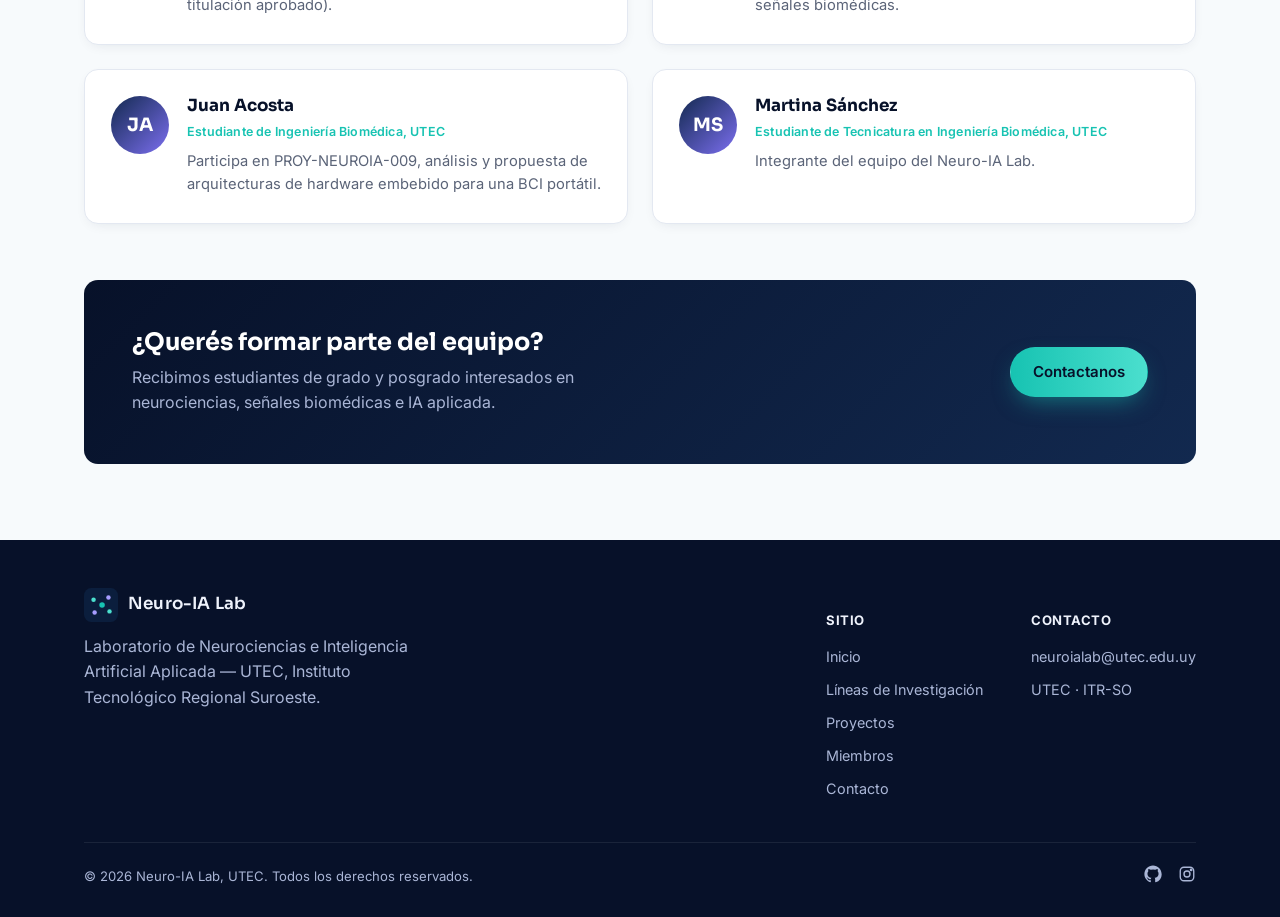
<file: miembros.html>
<!DOCTYPE html>
<html lang="es">
<head>
<meta charset="UTF-8">
<meta name="viewport" content="width=device-width, initial-scale=1.0">
<title>Miembros — Neuro-IA Lab</title>
<meta name="description" content="Equipo del Neuro-IA Lab: director, docentes investigadores y estudiantes de grado y posgrado en neurociencias e inteligencia artificial.">
<link rel="icon" href="assets/img/favicon.svg" type="image/svg+xml">
<link rel="preconnect" href="https://fonts.googleapis.com">
<link rel="preconnect" href="https://fonts.gstatic.com" crossorigin>
<link href="https://fonts.googleapis.com/css2?family=Inter:wght@400;500;600;700&family=Sora:wght@500;600;700&display=swap" rel="stylesheet">
<link rel="stylesheet" href="assets/css/styles.css">
</head>
<body>

<header class="site-header">
  <nav class="nav">
    <a href="index.html" class="brand">
      <svg viewBox="0 0 64 64" fill="none" xmlns="http://www.w3.org/2000/svg">
        <rect width="64" height="64" rx="14" fill="#0b1e3d"/>
        <circle cx="18" cy="22" r="4.2" fill="#4bdfce"/>
        <circle cx="46" cy="18" r="4.2" fill="#a79dff"/>
        <circle cx="48" cy="44" r="4.2" fill="#4bdfce"/>
        <circle cx="20" cy="46" r="4.2" fill="#a79dff"/>
        <circle cx="34" cy="32" r="5.2" fill="#17c3b2"/>
        <g stroke="#4bdfce" stroke-width="1.6" opacity="0.85">
          <line x1="18" y1="22" x2="34" y2="32"/>
          <line x1="46" y1="18" x2="34" y2="32"/>
          <line x1="48" y1="44" x2="34" y2="32"/>
          <line x1="20" y1="46" x2="34" y2="32"/>
        </g>
      </svg>
      <span>
        Neuro-IA Lab
        <span class="brand-sub">UTEC · ITR-SO</span>
      </span>
    </a>

    <button class="nav-toggle" aria-label="Abrir menú" aria-expanded="false">
      <svg viewBox="0 0 24 24" fill="none" stroke="currentColor" stroke-width="2"><path stroke-linecap="round" d="M4 7h16M4 12h16M4 17h16"/></svg>
    </button>

    <ul class="nav-links">
      <li><a href="index.html">Inicio</a></li>
      <li><a href="lineas-de-investigacion.html">Líneas de Investigación</a></li>
      <li><a href="proyectos.html">Proyectos</a></li>
      <li><a href="miembros.html" aria-current="page">Miembros</a></li>
      <li><a href="contacto.html">Contacto</a></li>
      <li class="nav-social">
        <a href="https://github.com/neuroialaborg" target="_blank" rel="noopener" aria-label="GitHub">
          <svg viewBox="0 0 24 24" fill="currentColor"><path d="M12 .5C5.65.5.5 5.65.5 12c0 5.08 3.29 9.39 7.86 10.91.57.1.78-.25.78-.55 0-.27-.01-1.17-.02-2.12-3.2.7-3.88-1.35-3.88-1.35-.52-1.33-1.28-1.68-1.28-1.68-1.05-.72.08-.7.08-.7 1.16.08 1.77 1.19 1.77 1.19 1.03 1.76 2.7 1.25 3.36.96.1-.75.4-1.25.72-1.54-2.56-.29-5.25-1.28-5.25-5.7 0-1.26.45-2.29 1.19-3.09-.12-.29-.52-1.47.11-3.06 0 0 .97-.31 3.18 1.18a11 11 0 0 1 5.79 0c2.21-1.49 3.18-1.18 3.18-1.18.63 1.59.23 2.77.11 3.06.74.8 1.19 1.83 1.19 3.09 0 4.43-2.7 5.41-5.27 5.7.42.36.78 1.06.78 2.15 0 1.56-.01 2.81-.01 3.19 0 .31.21.66.79.55A10.52 10.52 0 0 0 23.5 12C23.5 5.65 18.35.5 12 .5Z"/></svg>
        </a>
        <a href="https://instagram.com/neuroialab" target="_blank" rel="noopener" aria-label="Instagram">
          <svg viewBox="0 0 24 24" fill="none" stroke="currentColor" stroke-width="1.8"><rect x="3" y="3" width="18" height="18" rx="5"/><circle cx="12" cy="12" r="4"/><circle cx="17.5" cy="6.5" r="1"/></svg>
        </a>
      </li>
    </ul>
  </nav>
</header>

<main>

  <header class="page-header">
    <div class="container">
      <span class="eyebrow">Equipo</span>
      <h1>Miembros</h1>
      <p>Un equipo interdisciplinario de docentes investigadores y estudiantes de grado y posgrado trabajando en neurociencias e inteligencia artificial.</p>
    </div>
  </header>

  <section>
    <div class="container">

      <h2 class="group-title fade-in">Director</h2>
      <div class="grid grid-2">
        <div class="member-card member-lead fade-in">
          <div class="member-avatar">LB</div>
          <div>
            <h3>MSc. Lucas Baldezzari</h3>
            <span class="member-role">Fundador y director del Neuro-IA Lab</span>
            <p>Profesor adjunto de Ingeniería Biomédica en UTEC. Bioingeniero (UNER), Magíster en Ciencia de Datos (UTEC/MIT) y candidato a Doctor en Bioingeniería (UNER). Su trabajo se enfoca en el estudio de factibilidad de decodificación de escritura imaginada mediante EEG para interfaces cerebro-computadora.</p>
          </div>
        </div>
      </div>

      <h2 class="group-title fade-in">Docentes investigadores</h2>
      <div class="grid grid-2">
        <div class="member-card fade-in">
          <div class="member-avatar">GS</div>
          <div>
            <h3>Dra. Graciela Salum</h3>
            <span class="member-role">Directora del Departamento Académico de Mecatrónica, Logística y Biomédica, UTEC</span>
            <p>Más de 20 años de experiencia en docencia, investigación, gestión universitaria y desarrollo tecnológico. Ex Vicerrectora en Yachay Tech (Ecuador). Sus intereses de investigación incluyen ingeniería biomédica, efectos de la radiación solar e IA aplicada al diagnóstico médico.</p>
          </div>
        </div>
      </div>

      <h2 class="group-title fade-in">Estudiante de maestría</h2>
      <div class="grid grid-2">
        <div class="member-card fade-in">
          <div class="member-avatar">EA</div>
          <div>
            <h3>Ing. Emiliano Alvarez</h3>
            <span class="member-role">Estudiante de maestría en Ingeniería Biomédica (UNER)</span>
            <p>Egresado de Ingeniería Biomédica (UTEC) y docente en UTEC. Trabaja en el desarrollo de un ecosistema multimodal EEG-fNIRS para un dataset abierto, y participa como investigador en PROY-NEUROIA-005 (habla imaginada a partir de EEG de superficie y fNIRS).</p>
          </div>
        </div>
      </div>

      <h2 class="group-title fade-in">Tecnólogos y estudiantes de grado</h2>
      <div class="grid grid-2">
        <div class="member-card fade-in">
          <div class="member-avatar">VM</div>
          <div>
            <h3>Victoria Maneiro</h3>
            <span class="member-role">Tecnóloga en Ingeniería Biomédica, UTEC</span>
            <p>Enfocada en el procesamiento de señales biomédicas y la neurociencia. Responsable del diseño del protocolo experimental de PROY-NEUROIA-002 (proyecto de titulación aprobado).</p>
          </div>
        </div>
        <div class="member-card fade-in">
          <div class="member-avatar">AQ</div>
          <div>
            <h3>Agustín Quintana</h3>
            <span class="member-role">Tecnólogo en Ingeniería Biomédica, UTEC</span>
            <p>Intereses en Python, procesamiento de señales e ingeniería clínica. Participa en PROY-NEUROIA-008, desarrollo de software de adquisición y análisis de señales biomédicas.</p>
          </div>
        </div>
        <div class="member-card fade-in">
          <div class="member-avatar">JA</div>
          <div>
            <h3>Juan Acosta</h3>
            <span class="member-role">Estudiante de Ingeniería Biomédica, UTEC</span>
            <p>Participa en PROY-NEUROIA-009, análisis y propuesta de arquitecturas de hardware embebido para una BCI portátil.</p>
          </div>
        </div>
        <div class="member-card fade-in">
          <div class="member-avatar">MS</div>
          <div>
            <h3>Martina Sánchez</h3>
            <span class="member-role">Estudiante de Tecnicatura en Ingeniería Biomédica, UTEC</span>
            <p>Integrante del equipo del Neuro-IA Lab.</p>
          </div>
        </div>
      </div>

      <div class="cta fade-in" style="margin-top:56px;">
        <div>
          <h2>¿Querés formar parte del equipo?</h2>
          <p>Recibimos estudiantes de grado y posgrado interesados en neurociencias, señales biomédicas e IA aplicada.</p>
        </div>
        <a href="contacto.html" class="btn btn-primary">Contactanos</a>
      </div>

    </div>
  </section>

</main>

<footer class="site-footer">
  <div class="container">
    <div class="footer-top">
      <div class="footer-brand">
        <a href="index.html" class="brand">
          <svg viewBox="0 0 64 64" fill="none" xmlns="http://www.w3.org/2000/svg">
            <rect width="64" height="64" rx="14" fill="#0b1e3d"/>
            <circle cx="18" cy="22" r="4.2" fill="#4bdfce"/>
            <circle cx="46" cy="18" r="4.2" fill="#a79dff"/>
            <circle cx="48" cy="44" r="4.2" fill="#4bdfce"/>
            <circle cx="20" cy="46" r="4.2" fill="#a79dff"/>
            <circle cx="34" cy="32" r="5.2" fill="#17c3b2"/>
          </svg>
          <span>Neuro-IA Lab</span>
        </a>
        <p>Laboratorio de Neurociencias e Inteligencia Artificial Aplicada — UTEC, Instituto Tecnológico Regional Suroeste.</p>
      </div>
      <div class="footer-cols">
        <div class="footer-col">
          <h5>Sitio</h5>
          <a href="index.html">Inicio</a>
          <a href="lineas-de-investigacion.html">Líneas de Investigación</a>
          <a href="proyectos.html">Proyectos</a>
          <a href="miembros.html">Miembros</a>
          <a href="contacto.html">Contacto</a>
        </div>
        <div class="footer-col">
          <h5>Contacto</h5>
          <a href="mailto:neuroialab@utec.edu.uy">neuroialab@utec.edu.uy</a>
          <span>UTEC · ITR-SO</span>
        </div>
      </div>
    </div>
    <div class="footer-bottom">
      <span>&copy; <span id="year"></span> Neuro-IA Lab, UTEC. Todos los derechos reservados.</span>
      <div class="footer-social">
        <a href="https://github.com/neuroialaborg" target="_blank" rel="noopener" aria-label="GitHub">
          <svg viewBox="0 0 24 24" fill="currentColor"><path d="M12 .5C5.65.5.5 5.65.5 12c0 5.08 3.29 9.39 7.86 10.91.57.1.78-.25.78-.55 0-.27-.01-1.17-.02-2.12-3.2.7-3.88-1.35-3.88-1.35-.52-1.33-1.28-1.68-1.28-1.68-1.05-.72.08-.7.08-.7 1.16.08 1.77 1.19 1.77 1.19 1.03 1.76 2.7 1.25 3.36.96.1-.75.4-1.25.72-1.54-2.56-.29-5.25-1.28-5.25-5.7 0-1.26.45-2.29 1.19-3.09-.12-.29-.52-1.47.11-3.06 0 0 .97-.31 3.18 1.18a11 11 0 0 1 5.79 0c2.21-1.49 3.18-1.18 3.18-1.18.63 1.59.23 2.77.11 3.06.74.8 1.19 1.83 1.19 3.09 0 4.43-2.7 5.41-5.27 5.7.42.36.78 1.06.78 2.15 0 1.56-.01 2.81-.01 3.19 0 .31.21.66.79.55A10.52 10.52 0 0 0 23.5 12C23.5 5.65 18.35.5 12 .5Z"/></svg>
        </a>
        <a href="https://instagram.com/neuroialab" target="_blank" rel="noopener" aria-label="Instagram">
          <svg viewBox="0 0 24 24" fill="none" stroke="currentColor" stroke-width="1.8"><rect x="3" y="3" width="18" height="18" rx="5"/><circle cx="12" cy="12" r="4"/><circle cx="17.5" cy="6.5" r="1"/></svg>
        </a>
      </div>
    </div>
  </div>
</footer>

<script src="assets/js/main.js"></script>
<script>document.getElementById("year").textContent = new Date().getFullYear();</script>
</body>
</html>
</file>
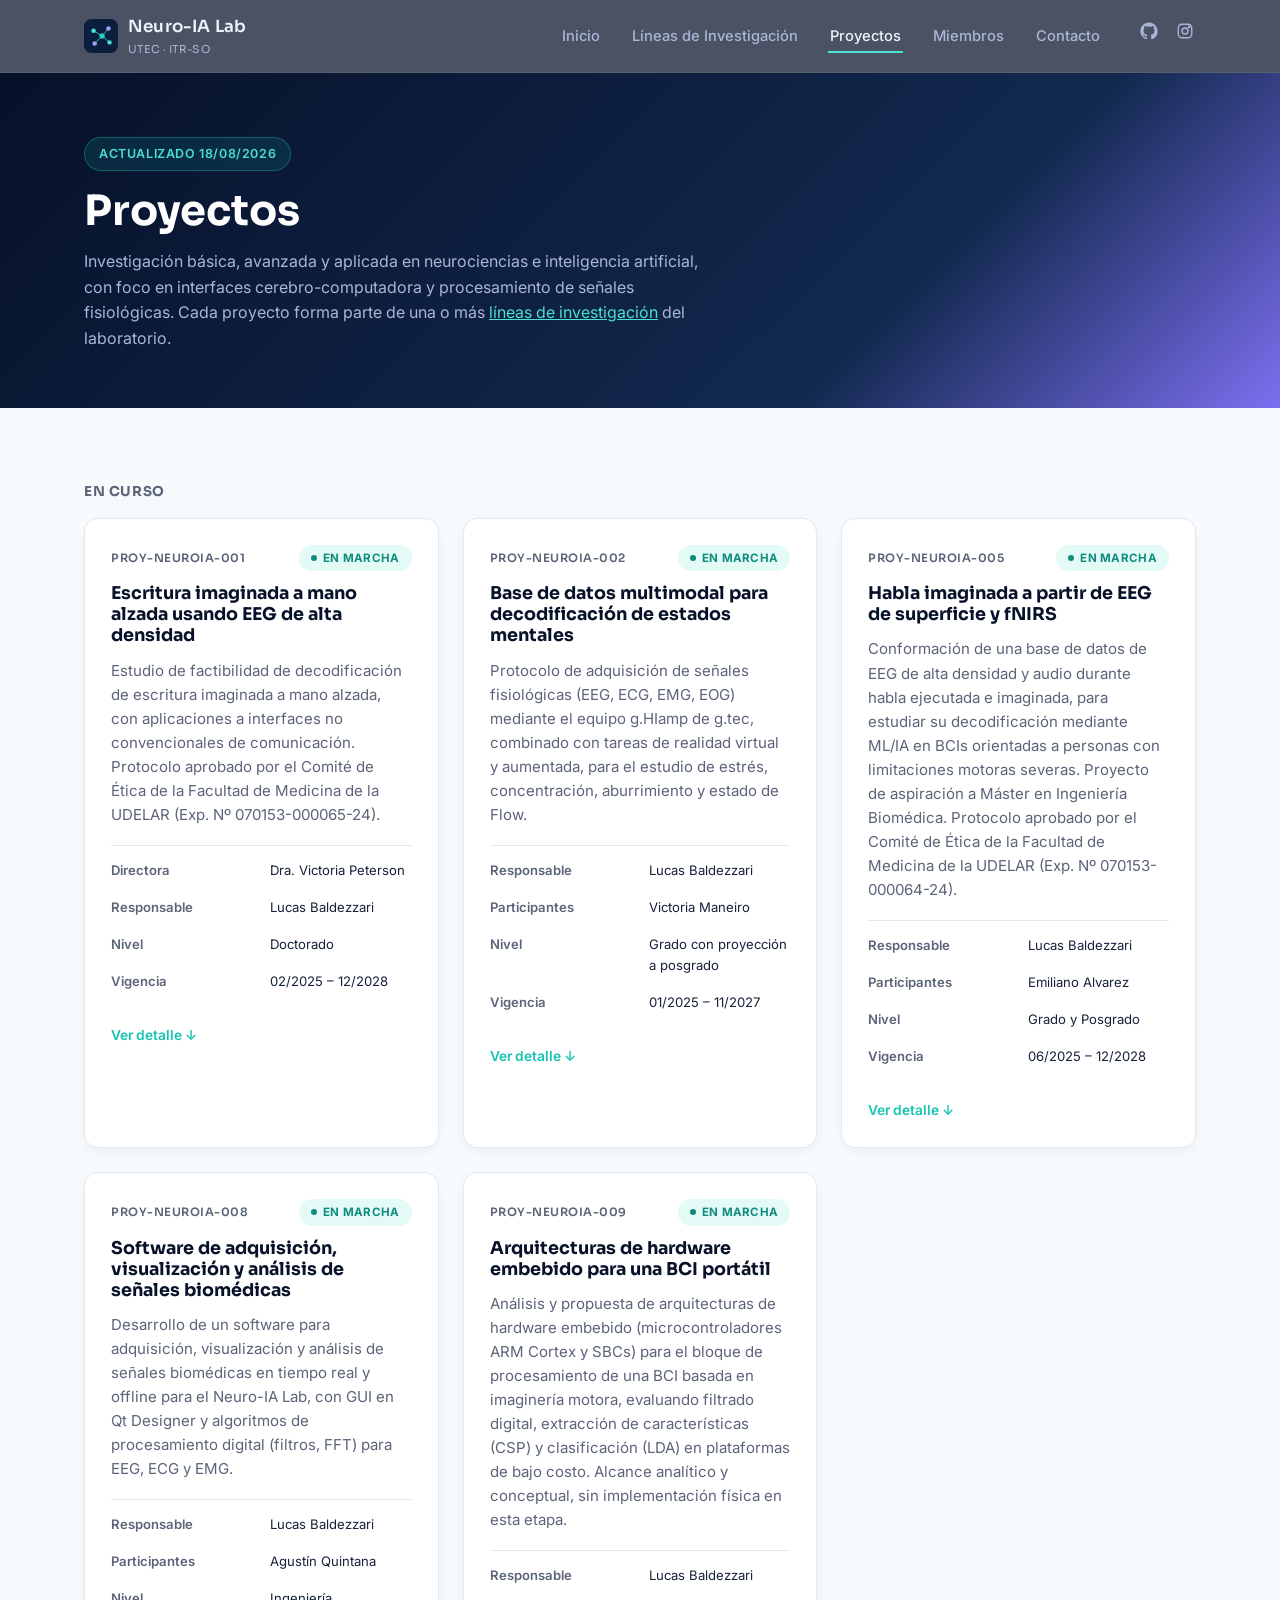
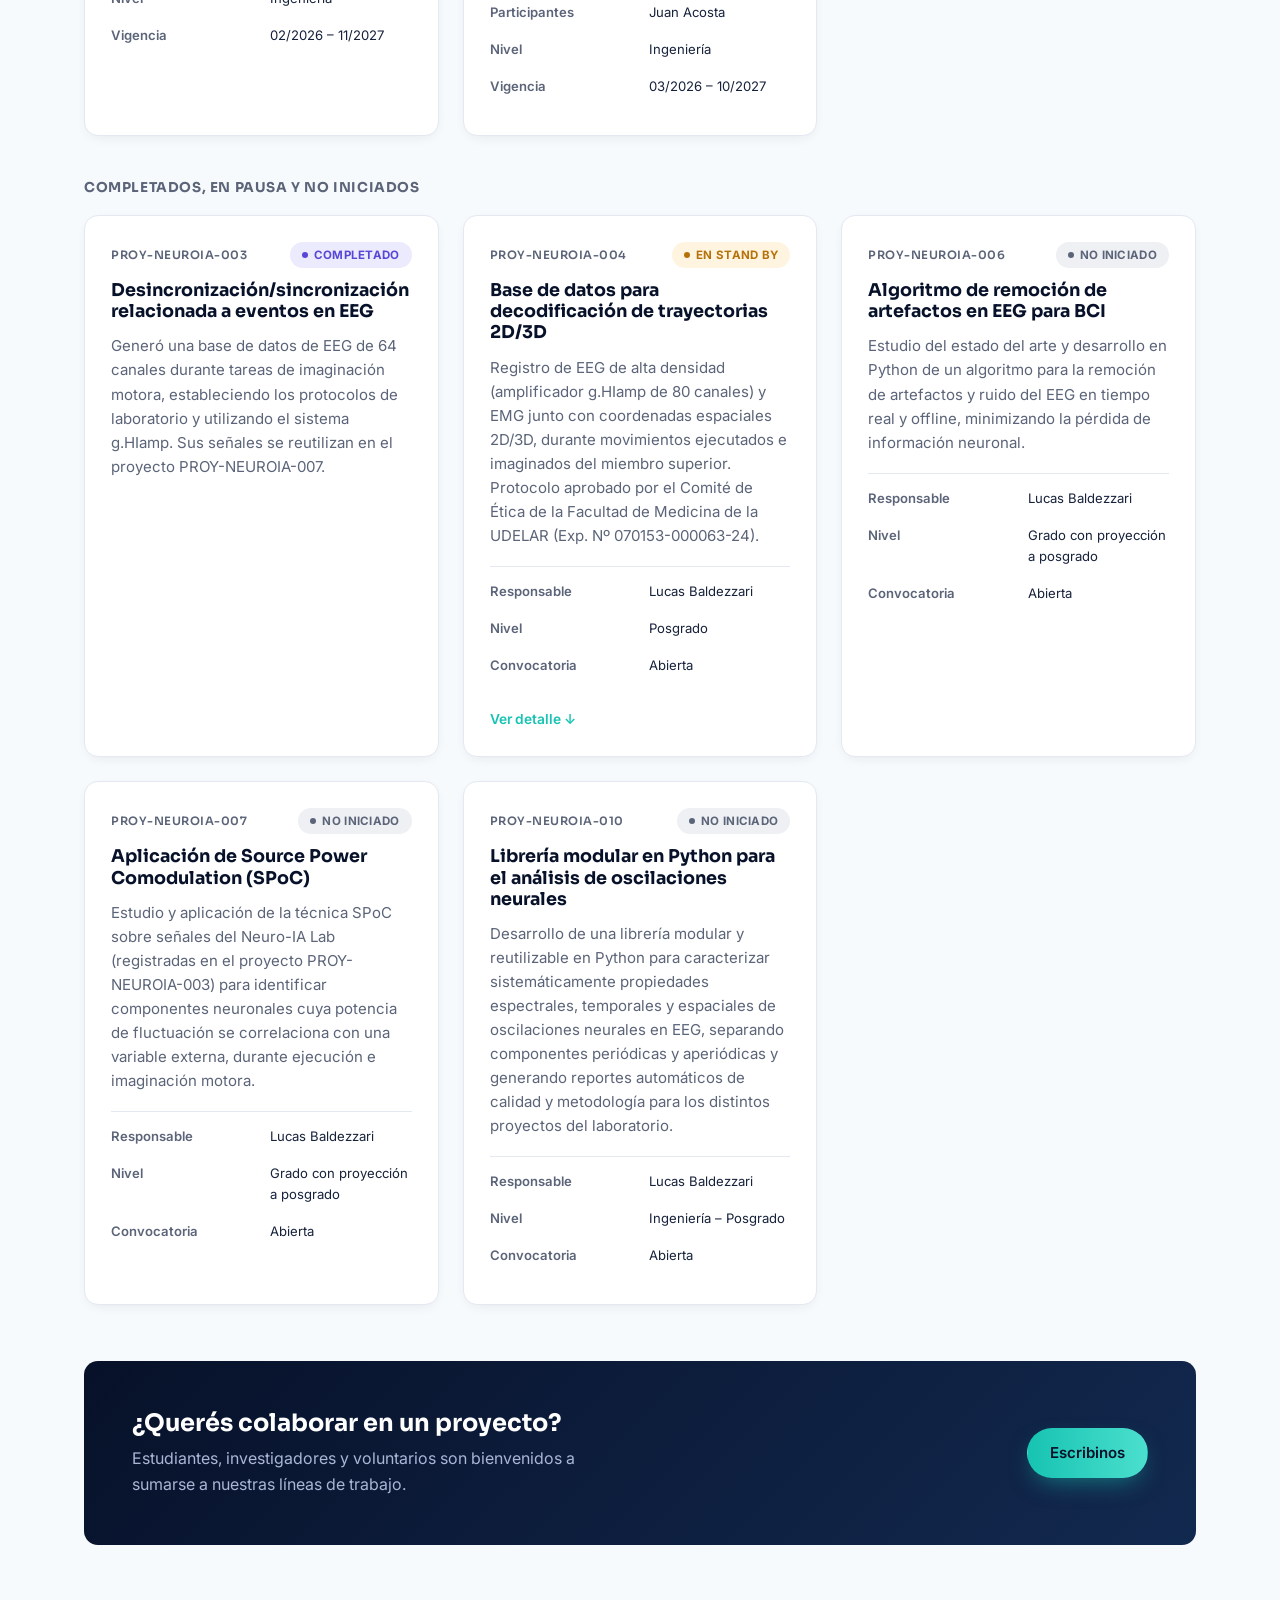
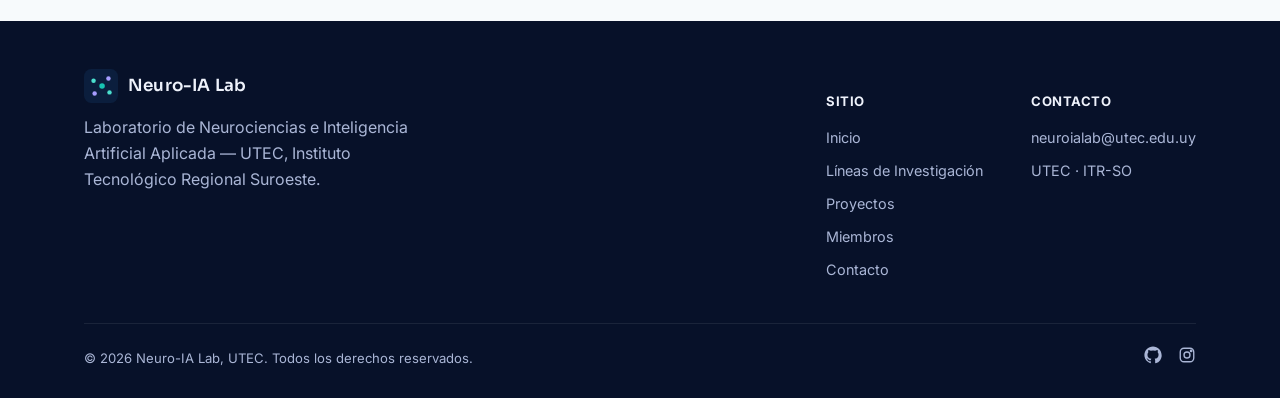
<file: proyectos.html>
<!DOCTYPE html>
<html lang="es">
<head>
<meta charset="UTF-8">
<meta name="viewport" content="width=device-width, initial-scale=1.0">
<title>Proyectos — Neuro-IA Lab</title>
<meta name="description" content="Proyectos de investigación del Neuro-IA Lab: interfaces cerebro-computadora, bases de datos multimodales y procesamiento de señales fisiológicas.">
<link rel="icon" href="assets/img/favicon.svg" type="image/svg+xml">
<link rel="preconnect" href="https://fonts.googleapis.com">
<link rel="preconnect" href="https://fonts.gstatic.com" crossorigin>
<link href="https://fonts.googleapis.com/css2?family=Inter:wght@400;500;600;700&family=Sora:wght@500;600;700&display=swap" rel="stylesheet">
<link rel="stylesheet" href="assets/css/styles.css">
</head>
<body>

<header class="site-header">
  <nav class="nav">
    <a href="index.html" class="brand">
      <svg viewBox="0 0 64 64" fill="none" xmlns="http://www.w3.org/2000/svg">
        <rect width="64" height="64" rx="14" fill="#0b1e3d"/>
        <circle cx="18" cy="22" r="4.2" fill="#4bdfce"/>
        <circle cx="46" cy="18" r="4.2" fill="#a79dff"/>
        <circle cx="48" cy="44" r="4.2" fill="#4bdfce"/>
        <circle cx="20" cy="46" r="4.2" fill="#a79dff"/>
        <circle cx="34" cy="32" r="5.2" fill="#17c3b2"/>
        <g stroke="#4bdfce" stroke-width="1.6" opacity="0.85">
          <line x1="18" y1="22" x2="34" y2="32"/>
          <line x1="46" y1="18" x2="34" y2="32"/>
          <line x1="48" y1="44" x2="34" y2="32"/>
          <line x1="20" y1="46" x2="34" y2="32"/>
        </g>
      </svg>
      <span>
        Neuro-IA Lab
        <span class="brand-sub">UTEC · ITR-SO</span>
      </span>
    </a>

    <button class="nav-toggle" aria-label="Abrir menú" aria-expanded="false">
      <svg viewBox="0 0 24 24" fill="none" stroke="currentColor" stroke-width="2"><path stroke-linecap="round" d="M4 7h16M4 12h16M4 17h16"/></svg>
    </button>

    <ul class="nav-links">
      <li><a href="index.html">Inicio</a></li>
      <li><a href="lineas-de-investigacion.html">Líneas de Investigación</a></li>
      <li><a href="proyectos.html" aria-current="page">Proyectos</a></li>
      <li><a href="miembros.html">Miembros</a></li>
      <li><a href="contacto.html">Contacto</a></li>
      <li class="nav-social">
        <a href="https://github.com/neuroialaborg" target="_blank" rel="noopener" aria-label="GitHub">
          <svg viewBox="0 0 24 24" fill="currentColor"><path d="M12 .5C5.65.5.5 5.65.5 12c0 5.08 3.29 9.39 7.86 10.91.57.1.78-.25.78-.55 0-.27-.01-1.17-.02-2.12-3.2.7-3.88-1.35-3.88-1.35-.52-1.33-1.28-1.68-1.28-1.68-1.05-.72.08-.7.08-.7 1.16.08 1.77 1.19 1.77 1.19 1.03 1.76 2.7 1.25 3.36.96.1-.75.4-1.25.72-1.54-2.56-.29-5.25-1.28-5.25-5.7 0-1.26.45-2.29 1.19-3.09-.12-.29-.52-1.47.11-3.06 0 0 .97-.31 3.18 1.18a11 11 0 0 1 5.79 0c2.21-1.49 3.18-1.18 3.18-1.18.63 1.59.23 2.77.11 3.06.74.8 1.19 1.83 1.19 3.09 0 4.43-2.7 5.41-5.27 5.7.42.36.78 1.06.78 2.15 0 1.56-.01 2.81-.01 3.19 0 .31.21.66.79.55A10.52 10.52 0 0 0 23.5 12C23.5 5.65 18.35.5 12 .5Z"/></svg>
        </a>
        <a href="https://instagram.com/neuroialab" target="_blank" rel="noopener" aria-label="Instagram">
          <svg viewBox="0 0 24 24" fill="none" stroke="currentColor" stroke-width="1.8"><rect x="3" y="3" width="18" height="18" rx="5"/><circle cx="12" cy="12" r="4"/><circle cx="17.5" cy="6.5" r="1"/></svg>
        </a>
      </li>
    </ul>
  </nav>
</header>

<main>

  <header class="page-header">
    <div class="container">
      <span class="eyebrow">Actualizado 18/08/2026</span>
      <h1>Proyectos</h1>
      <p>Investigación básica, avanzada y aplicada en neurociencias e inteligencia artificial, con foco en interfaces cerebro-computadora y procesamiento de señales fisiológicas. Cada proyecto forma parte de una o más <a href="lineas-de-investigacion.html" style="color:var(--teal-400); text-decoration:underline;">líneas de investigación</a> del laboratorio.</p>
    </div>
  </header>

  <section>
    <div class="container">

      <h2 class="group-title fade-in">En curso</h2>
      <div class="grid grid-3">

        <div class="project-card fade-in" id="proy-001">
          <div class="project-top">
            <span class="project-id">PROY-NEUROIA-001</span>
            <span class="badge badge-active">En marcha</span>
          </div>
          <h3>Escritura imaginada a mano alzada usando EEG de alta densidad</h3>
          <p>Estudio de factibilidad de decodificación de escritura imaginada a mano alzada, con aplicaciones a interfaces no convencionales de comunicación. Protocolo aprobado por el Comité de Ética de la Facultad de Medicina de la UDELAR (Exp. Nº 070153-000065-24).</p>
          <dl class="project-meta">
            <dt>Directora</dt><dd>Dra. Victoria Peterson</dd>
            <dt>Responsable</dt><dd>Lucas Baldezzari</dd>
            <dt>Nivel</dt><dd>Doctorado</dd>
            <dt>Vigencia</dt><dd>02/2025 – 12/2028</dd>
          </dl>
          <details>
            <summary></summary>
            <ul>
              <li>Generar una base de datos multimodal para estudiar la decodificación de letras escritas a mano alzada para BCIs de comunicación no invasivas.</li>
              <li>Evaluar si con Machine Learning tradicional es posible decodificar trazos continuos de letras del alfabeto latino.</li>
              <li>Evaluar la factibilidad de decodificación mediante EEG de superficie de alta densidad, en tareas de ejecución e imaginación.</li>
              <li>Estudiar activaciones corticales con detección de fuentes durante ejecución e imaginación de escritura.</li>
            </ul>
            <p><strong>Actividad actual:</strong> software de adquisición y presentación de estímulos (finalizado), pruebas piloto (finalizadas), registro de voluntarios en marcha para conformar la base de datos.</p>
          </details>
        </div>

        <div class="project-card fade-in" id="proy-002">
          <div class="project-top">
            <span class="project-id">PROY-NEUROIA-002</span>
            <span class="badge badge-active">En marcha</span>
          </div>
          <h3>Base de datos multimodal para decodificación de estados mentales</h3>
          <p>Protocolo de adquisición de señales fisiológicas (EEG, ECG, EMG, EOG) mediante el equipo g.HIamp de g.tec, combinado con tareas de realidad virtual y aumentada, para el estudio de estrés, concentración, aburrimiento y estado de Flow.</p>
          <dl class="project-meta">
            <dt>Responsable</dt><dd>Lucas Baldezzari</dd>
            <dt>Participantes</dt><dd>Victoria Maneiro</dd>
            <dt>Nivel</dt><dd>Grado con proyección a posgrado</dd>
            <dt>Vigencia</dt><dd>01/2025 – 11/2027</dd>
          </dl>
          <details>
            <summary></summary>
            <ul>
              <li>Generar una base de datos multimodal (EEG, ECG, EMG, EOG) para estudiar la factibilidad de decodificar estados mentales durante el uso de tecnologías de realidad virtual y aumentada.</li>
              <li>Meta: base de datos con entre 30 y 60 personas voluntarias.</li>
            </ul>
            <p><strong>Actividad actual:</strong> diseño del protocolo experimental finalizado (proyecto de titulación de Victoria Maneiro, aprobado); en evaluación por Comité de Ética; implementación del entorno de realidad virtual y validación del setup en curso.</p>
          </details>
        </div>

        <div class="project-card fade-in" id="proy-005">
          <div class="project-top">
            <span class="project-id">PROY-NEUROIA-005</span>
            <span class="badge badge-active">En marcha</span>
          </div>
          <h3>Habla imaginada a partir de EEG de superficie y fNIRS</h3>
          <p>Conformación de una base de datos de EEG de alta densidad y audio durante habla ejecutada e imaginada, para estudiar su decodificación mediante ML/IA en BCIs orientadas a personas con limitaciones motoras severas. Proyecto de aspiración a Máster en Ingeniería Biomédica. Protocolo aprobado por el Comité de Ética de la Facultad de Medicina de la UDELAR (Exp. Nº 070153-000064-24).</p>
          <dl class="project-meta">
            <dt>Responsable</dt><dd>Lucas Baldezzari</dd>
            <dt>Participantes</dt><dd>Emiliano Alvarez</dd>
            <dt>Nivel</dt><dd>Grado y Posgrado</dd>
            <dt>Vigencia</dt><dd>06/2025 – 12/2028</dd>
          </dl>
          <details>
            <summary></summary>
            <ul>
              <li>Conformar una base de datos de EEG de alta densidad para estudiar la decodificación del habla imaginada.</li>
              <li>Publicar la base de datos para que grupos de investigación de Uruguay, la región y el mundo puedan usarla.</li>
              <li>Aplicar algoritmos de ML e IA para estudiar la factibilidad de decodificación.</li>
            </ul>
            <p><strong>Actividad actual:</strong> revisión del protocolo aprobado por el Comité de Ética de la Facultad de Medicina de la UDELAR.</p>
          </details>
        </div>

        <div class="project-card fade-in" id="proy-008">
          <div class="project-top">
            <span class="project-id">PROY-NEUROIA-008</span>
            <span class="badge badge-active">En marcha</span>
          </div>
          <h3>Software de adquisición, visualización y análisis de señales biomédicas</h3>
          <p>Desarrollo de un software para adquisición, visualización y análisis de señales biomédicas en tiempo real y offline para el Neuro-IA Lab, con GUI en Qt Designer y algoritmos de procesamiento digital (filtros, FFT) para EEG, ECG y EMG.</p>
          <dl class="project-meta">
            <dt>Responsable</dt><dd>Lucas Baldezzari</dd>
            <dt>Participantes</dt><dd>Agustín Quintana</dd>
            <dt>Nivel</dt><dd>Ingeniería</dd>
            <dt>Vigencia</dt><dd>02/2026 – 11/2027</dd>
          </dl>
        </div>

        <div class="project-card fade-in" id="proy-009">
          <div class="project-top">
            <span class="project-id">PROY-NEUROIA-009</span>
            <span class="badge badge-active">En marcha</span>
          </div>
          <h3>Arquitecturas de hardware embebido para una BCI portátil</h3>
          <p>Análisis y propuesta de arquitecturas de hardware embebido (microcontroladores ARM Cortex y SBCs) para el bloque de procesamiento de una BCI basada en imaginería motora, evaluando filtrado digital, extracción de características (CSP) y clasificación (LDA) en plataformas de bajo costo. Alcance analítico y conceptual, sin implementación física en esta etapa.</p>
          <dl class="project-meta">
            <dt>Responsable</dt><dd>Lucas Baldezzari</dd>
            <dt>Participantes</dt><dd>Juan Acosta</dd>
            <dt>Nivel</dt><dd>Ingeniería</dd>
            <dt>Vigencia</dt><dd>03/2026 – 10/2027</dd>
          </dl>
        </div>
      </div>

      <h2 class="group-title fade-in">Completados, en pausa y no iniciados</h2>
      <div class="grid grid-3">

        <div class="project-card fade-in" id="proy-003">
          <div class="project-top">
            <span class="project-id">PROY-NEUROIA-003</span>
            <span class="badge badge-done">Completado</span>
          </div>
          <h3>Desincronización/sincronización relacionada a eventos en EEG</h3>
          <p>Generó una base de datos de EEG de 64 canales durante tareas de imaginación motora, estableciendo los protocolos de laboratorio y utilizando el sistema g.HIamp. Sus señales se reutilizan en el proyecto PROY-NEUROIA-007.</p>
        </div>

        <div class="project-card fade-in" id="proy-004">
          <div class="project-top">
            <span class="project-id">PROY-NEUROIA-004</span>
            <span class="badge badge-hold">En stand by</span>
          </div>
          <h3>Base de datos para decodificación de trayectorias 2D/3D</h3>
          <p>Registro de EEG de alta densidad (amplificador g.HIamp de 80 canales) y EMG junto con coordenadas espaciales 2D/3D, durante movimientos ejecutados e imaginados del miembro superior. Protocolo aprobado por el Comité de Ética de la Facultad de Medicina de la UDELAR (Exp. Nº 070153-000063-24).</p>
          <dl class="project-meta">
            <dt>Responsable</dt><dd>Lucas Baldezzari</dd>
            <dt>Nivel</dt><dd>Posgrado</dd>
            <dt>Convocatoria</dt><dd>Abierta</dd>
          </dl>
          <details>
            <summary></summary>
            <p>El diseño experimental comenzará una vez el laboratorio se libere de las actividades del proyecto PROY-NEUROIA-003.</p>
          </details>
        </div>

        <div class="project-card fade-in" id="proy-006">
          <div class="project-top">
            <span class="project-id">PROY-NEUROIA-006</span>
            <span class="badge badge-notstarted">No iniciado</span>
          </div>
          <h3>Algoritmo de remoción de artefactos en EEG para BCI</h3>
          <p>Estudio del estado del arte y desarrollo en Python de un algoritmo para la remoción de artefactos y ruido del EEG en tiempo real y offline, minimizando la pérdida de información neuronal.</p>
          <dl class="project-meta">
            <dt>Responsable</dt><dd>Lucas Baldezzari</dd>
            <dt>Nivel</dt><dd>Grado con proyección a posgrado</dd>
            <dt>Convocatoria</dt><dd>Abierta</dd>
          </dl>
        </div>

        <div class="project-card fade-in" id="proy-007">
          <div class="project-top">
            <span class="project-id">PROY-NEUROIA-007</span>
            <span class="badge badge-notstarted">No iniciado</span>
          </div>
          <h3>Aplicación de Source Power Comodulation (SPoC)</h3>
          <p>Estudio y aplicación de la técnica SPoC sobre señales del Neuro-IA Lab (registradas en el proyecto PROY-NEUROIA-003) para identificar componentes neuronales cuya potencia de fluctuación se correlaciona con una variable externa, durante ejecución e imaginación motora.</p>
          <dl class="project-meta">
            <dt>Responsable</dt><dd>Lucas Baldezzari</dd>
            <dt>Nivel</dt><dd>Grado con proyección a posgrado</dd>
            <dt>Convocatoria</dt><dd>Abierta</dd>
          </dl>
        </div>

        <div class="project-card fade-in" id="proy-010">
          <div class="project-top">
            <span class="project-id">PROY-NEUROIA-010</span>
            <span class="badge badge-notstarted">No iniciado</span>
          </div>
          <h3>Librería modular en Python para el análisis de oscilaciones neurales</h3>
          <p>Desarrollo de una librería modular y reutilizable en Python para caracterizar sistemáticamente propiedades espectrales, temporales y espaciales de oscilaciones neurales en EEG, separando componentes periódicas y aperiódicas y generando reportes automáticos de calidad y metodología para los distintos proyectos del laboratorio.</p>
          <dl class="project-meta">
            <dt>Responsable</dt><dd>Lucas Baldezzari</dd>
            <dt>Nivel</dt><dd>Ingeniería – Posgrado</dd>
            <dt>Convocatoria</dt><dd>Abierta</dd>
          </dl>
        </div>
      </div>

      <div class="cta fade-in" style="margin-top:56px;">
        <div>
          <h2>¿Querés colaborar en un proyecto?</h2>
          <p>Estudiantes, investigadores y voluntarios son bienvenidos a sumarse a nuestras líneas de trabajo.</p>
        </div>
        <a href="contacto.html" class="btn btn-primary">Escribinos</a>
      </div>

    </div>
  </section>

</main>

<footer class="site-footer">
  <div class="container">
    <div class="footer-top">
      <div class="footer-brand">
        <a href="index.html" class="brand">
          <svg viewBox="0 0 64 64" fill="none" xmlns="http://www.w3.org/2000/svg">
            <rect width="64" height="64" rx="14" fill="#0b1e3d"/>
            <circle cx="18" cy="22" r="4.2" fill="#4bdfce"/>
            <circle cx="46" cy="18" r="4.2" fill="#a79dff"/>
            <circle cx="48" cy="44" r="4.2" fill="#4bdfce"/>
            <circle cx="20" cy="46" r="4.2" fill="#a79dff"/>
            <circle cx="34" cy="32" r="5.2" fill="#17c3b2"/>
          </svg>
          <span>Neuro-IA Lab</span>
        </a>
        <p>Laboratorio de Neurociencias e Inteligencia Artificial Aplicada — UTEC, Instituto Tecnológico Regional Suroeste.</p>
      </div>
      <div class="footer-cols">
        <div class="footer-col">
          <h5>Sitio</h5>
          <a href="index.html">Inicio</a>
          <a href="lineas-de-investigacion.html">Líneas de Investigación</a>
          <a href="proyectos.html">Proyectos</a>
          <a href="miembros.html">Miembros</a>
          <a href="contacto.html">Contacto</a>
        </div>
        <div class="footer-col">
          <h5>Contacto</h5>
          <a href="mailto:neuroialab@utec.edu.uy">neuroialab@utec.edu.uy</a>
          <span>UTEC · ITR-SO</span>
        </div>
      </div>
    </div>
    <div class="footer-bottom">
      <span>&copy; <span id="year"></span> Neuro-IA Lab, UTEC. Todos los derechos reservados.</span>
      <div class="footer-social">
        <a href="https://github.com/neuroialaborg" target="_blank" rel="noopener" aria-label="GitHub">
          <svg viewBox="0 0 24 24" fill="currentColor"><path d="M12 .5C5.65.5.5 5.65.5 12c0 5.08 3.29 9.39 7.86 10.91.57.1.78-.25.78-.55 0-.27-.01-1.17-.02-2.12-3.2.7-3.88-1.35-3.88-1.35-.52-1.33-1.28-1.68-1.28-1.68-1.05-.72.08-.7.08-.7 1.16.08 1.77 1.19 1.77 1.19 1.03 1.76 2.7 1.25 3.36.96.1-.75.4-1.25.72-1.54-2.56-.29-5.25-1.28-5.25-5.7 0-1.26.45-2.29 1.19-3.09-.12-.29-.52-1.47.11-3.06 0 0 .97-.31 3.18 1.18a11 11 0 0 1 5.79 0c2.21-1.49 3.18-1.18 3.18-1.18.63 1.59.23 2.77.11 3.06.74.8 1.19 1.83 1.19 3.09 0 4.43-2.7 5.41-5.27 5.7.42.36.78 1.06.78 2.15 0 1.56-.01 2.81-.01 3.19 0 .31.21.66.79.55A10.52 10.52 0 0 0 23.5 12C23.5 5.65 18.35.5 12 .5Z"/></svg>
        </a>
        <a href="https://instagram.com/neuroialab" target="_blank" rel="noopener" aria-label="Instagram">
          <svg viewBox="0 0 24 24" fill="none" stroke="currentColor" stroke-width="1.8"><rect x="3" y="3" width="18" height="18" rx="5"/><circle cx="12" cy="12" r="4"/><circle cx="17.5" cy="6.5" r="1"/></svg>
        </a>
      </div>
    </div>
  </div>
</footer>

<script src="assets/js/main.js"></script>
<script>document.getElementById("year").textContent = new Date().getFullYear();</script>
</body>
</html>
</file>
<file: assets/css/styles.css>
/* =========================================================
   Neuro-IA Lab — hoja de estilos principal
   Paleta: navy (marca) + teal (señal/BCI) + violeta (IA)
   ========================================================= */

:root {
  /* Marca */
  --navy-900: #071129;
  --navy-800: #0b1e3d;
  --navy-700: #12294f;
  --navy-600: #1b3a6b;

  /* Acentos */
  --teal-500: #17c3b2;
  --teal-400: #4bdfce;
  --violet-500: #7c6ff0;
  --violet-400: #a79dff;

  /* Neutros */
  --bg: #f7fafc;
  --bg-alt: #eef2f9;
  --card: #ffffff;
  --border: #e3e8f1;
  --text: #16213a;
  --text-muted: #5b6478;
  --text-on-dark: #eef2fb;
  --text-on-dark-muted: #aab6d6;

  /* Estados de proyecto */
  --status-active-bg: #e3faf6;
  --status-active-fg: #0f8c7d;
  --status-done-bg: #eceafd;
  --status-done-fg: #5847d6;
  --status-hold-bg: #fff4e0;
  --status-hold-fg: #b5720a;
  --status-notstarted-bg: #eef0f4;
  --status-notstarted-fg: #5b6478;

  --radius: 14px;
  --radius-sm: 8px;
  --shadow: 0 10px 30px -12px rgba(11, 30, 61, 0.18);
  --shadow-sm: 0 4px 14px -6px rgba(11, 30, 61, 0.12);
  --max-width: 1160px;

  --font-head: "Sora", "Segoe UI", system-ui, sans-serif;
  --font-body: "Inter", "Segoe UI", system-ui, sans-serif;
}

* {
  box-sizing: border-box;
}

html {
  scroll-behavior: smooth;
}

body {
  margin: 0;
  font-family: var(--font-body);
  color: var(--text);
  background: var(--bg);
  line-height: 1.6;
  -webkit-font-smoothing: antialiased;
}

img {
  max-width: 100%;
  display: block;
}

a {
  color: inherit;
  text-decoration: none;
}

h1, h2, h3, h4 {
  font-family: var(--font-head);
  line-height: 1.2;
  margin: 0 0 0.5em;
  color: var(--navy-900);
}

p {
  margin: 0 0 1em;
}

.container {
  max-width: var(--max-width);
  margin: 0 auto;
  padding: 0 24px;
}

.visually-hidden {
  position: absolute;
  width: 1px;
  height: 1px;
  overflow: hidden;
  clip: rect(0 0 0 0);
  white-space: nowrap;
}

/* ---------------------------------------------------------
   Header / Nav
   --------------------------------------------------------- */

.site-header {
  position: sticky;
  top: 0;
  z-index: 100;
  background: rgba(7, 17, 41, 0.72);
  backdrop-filter: blur(10px);
  border-bottom: 1px solid rgba(255, 255, 255, 0.08);
  transition: background 0.25s ease;
}

.nav {
  display: flex;
  align-items: center;
  justify-content: space-between;
  padding: 14px 24px;
  max-width: var(--max-width);
  margin: 0 auto;
}

.brand {
  display: flex;
  align-items: center;
  gap: 10px;
  color: var(--text-on-dark);
  font-family: var(--font-head);
  font-weight: 600;
  font-size: 1.05rem;
  letter-spacing: 0.2px;
}

.brand svg {
  width: 34px;
  height: 34px;
  flex-shrink: 0;
}

.brand-sub {
  display: block;
  font-size: 0.68rem;
  font-weight: 400;
  color: var(--text-on-dark-muted);
  letter-spacing: 0.4px;
}

.nav-links {
  display: flex;
  align-items: center;
  gap: 28px;
  list-style: none;
  margin: 0;
  padding: 0;
}

.nav-links a {
  color: var(--text-on-dark-muted);
  font-size: 0.92rem;
  font-weight: 500;
  padding: 6px 2px;
  border-bottom: 2px solid transparent;
  transition: color 0.2s ease, border-color 0.2s ease;
}

.nav-links a:hover,
.nav-links a[aria-current="page"] {
  color: var(--text-on-dark);
  border-bottom-color: var(--teal-400);
}

.nav-social {
  display: flex;
  gap: 14px;
  margin-left: 8px;
}

.nav-social a {
  color: var(--text-on-dark-muted);
  transition: color 0.2s ease;
}

.nav-social a:hover {
  color: var(--teal-400);
}

.nav-social svg {
  width: 18px;
  height: 18px;
}

.nav-toggle {
  display: none;
  background: none;
  border: none;
  color: var(--text-on-dark);
  cursor: pointer;
  padding: 6px;
}

.nav-toggle svg {
  width: 26px;
  height: 26px;
}

@media (max-width: 780px) {
  .nav-toggle {
    display: inline-flex;
  }

  .nav-links {
    position: absolute;
    top: 100%;
    left: 0;
    right: 0;
    flex-direction: column;
    align-items: flex-start;
    gap: 4px;
    background: var(--navy-900);
    padding: 12px 24px 20px;
    border-bottom: 1px solid rgba(255, 255, 255, 0.08);
    transform: translateY(-8px);
    opacity: 0;
    visibility: hidden;
    transition: opacity 0.2s ease, transform 0.2s ease, visibility 0.2s;
  }

  .nav-links.is-open {
    transform: translateY(0);
    opacity: 1;
    visibility: visible;
  }

  .nav-links li {
    width: 100%;
  }

  .nav-links a {
    display: block;
    padding: 10px 0;
    border-bottom: none;
  }

  .nav-social {
    padding: 6px 0 4px;
  }
}

/* ---------------------------------------------------------
   Hero
   --------------------------------------------------------- */

.hero {
  position: relative;
  overflow: hidden;
  background: radial-gradient(circle at 15% 20%, var(--navy-600), var(--navy-900) 55%),
    linear-gradient(160deg, var(--navy-900), var(--navy-800));
  color: var(--text-on-dark);
  padding: 96px 0 110px;
}

.hero canvas {
  position: absolute;
  inset: 0;
  width: 100%;
  height: 100%;
  opacity: 0.55;
}

.hero-inner {
  position: relative;
  z-index: 1;
  max-width: 720px;
}

.eyebrow {
  display: inline-flex;
  align-items: center;
  gap: 8px;
  font-size: 0.78rem;
  font-weight: 600;
  letter-spacing: 0.6px;
  text-transform: uppercase;
  color: var(--teal-400);
  background: rgba(23, 195, 178, 0.12);
  border: 1px solid rgba(23, 195, 178, 0.35);
  padding: 6px 14px;
  border-radius: 999px;
  margin-bottom: 22px;
}

.hero h1 {
  color: #fff;
  font-size: clamp(2.2rem, 4.2vw, 3.4rem);
  margin-bottom: 18px;
}

.hero h1 span {
  background: linear-gradient(90deg, var(--teal-400), var(--violet-400));
  -webkit-background-clip: text;
  background-clip: text;
  color: transparent;
}

.hero p {
  color: var(--text-on-dark-muted);
  font-size: 1.08rem;
  max-width: 560px;
}

.hero-actions {
  display: flex;
  gap: 14px;
  margin-top: 28px;
  flex-wrap: wrap;
}

.hero-affil {
  margin-top: 40px;
  font-size: 0.85rem;
  color: var(--text-on-dark-muted);
  display: flex;
  align-items: center;
  gap: 10px;
}

.hero-affil strong {
  color: var(--text-on-dark);
}

/* Page header (non-home pages) */
.page-header {
  background: linear-gradient(135deg, var(--navy-900), var(--navy-700) 70%, var(--violet-500));
  color: var(--text-on-dark);
  padding: 64px 0 56px;
}

.page-header .eyebrow {
  margin-bottom: 16px;
}

.page-header h1 {
  color: #fff;
  font-size: clamp(1.9rem, 3.4vw, 2.6rem);
  margin-bottom: 12px;
}

.page-header p {
  color: var(--text-on-dark-muted);
  max-width: 640px;
  margin-bottom: 0;
}

/* ---------------------------------------------------------
   Buttons
   --------------------------------------------------------- */

.btn {
  display: inline-flex;
  align-items: center;
  gap: 8px;
  padding: 12px 22px;
  border-radius: 999px;
  font-weight: 600;
  font-size: 0.94rem;
  border: 1px solid transparent;
  cursor: pointer;
  transition: transform 0.15s ease, box-shadow 0.15s ease, background 0.15s ease, color 0.15s ease;
}

.btn:hover {
  transform: translateY(-2px);
}

.btn-primary {
  background: linear-gradient(90deg, var(--teal-500), var(--teal-400));
  color: var(--navy-900);
  box-shadow: 0 10px 24px -8px rgba(23, 195, 178, 0.55);
}

.btn-primary:hover {
  box-shadow: 0 14px 30px -8px rgba(23, 195, 178, 0.65);
}

.btn-outline {
  background: transparent;
  border-color: rgba(255, 255, 255, 0.35);
  color: var(--text-on-dark);
}

.btn-outline:hover {
  border-color: var(--teal-400);
  color: var(--teal-400);
}

.btn-dark {
  background: var(--navy-900);
  color: #fff;
}

.btn-dark:hover {
  background: var(--navy-700);
}

/* ---------------------------------------------------------
   Sections generales
   --------------------------------------------------------- */

section {
  padding: 76px 0;
}

.section-alt {
  background: var(--bg-alt);
}

.section-head {
  max-width: 640px;
  margin: 0 auto 44px;
  text-align: center;
}

.section-head .eyebrow {
  background: rgba(124, 111, 240, 0.1);
  border: 1px solid rgba(124, 111, 240, 0.3);
  color: var(--violet-500);
}

.section-head h2 {
  font-size: clamp(1.6rem, 2.6vw, 2.1rem);
}

.section-head p {
  color: var(--text-muted);
  margin-bottom: 0;
}

/* Grids & cards */

.grid {
  display: grid;
  gap: 24px;
}

.grid-3 {
  grid-template-columns: repeat(3, 1fr);
}

.grid-2 {
  grid-template-columns: repeat(2, 1fr);
}

@media (max-width: 900px) {
  .grid-3 {
    grid-template-columns: repeat(2, 1fr);
  }
}

@media (max-width: 640px) {
  .grid-3,
  .grid-2 {
    grid-template-columns: 1fr;
  }
}

.card {
  display: block;
  background: var(--card);
  border: 1px solid var(--border);
  border-radius: var(--radius);
  padding: 28px;
  box-shadow: var(--shadow-sm);
  transition: transform 0.2s ease, box-shadow 0.2s ease;
}

.card:hover {
  transform: translateY(-4px);
  box-shadow: var(--shadow);
}

.card-icon {
  width: 46px;
  height: 46px;
  border-radius: 12px;
  display: flex;
  align-items: center;
  justify-content: center;
  margin-bottom: 18px;
  background: linear-gradient(135deg, var(--teal-500), var(--violet-500));
  color: #fff;
}

.card-icon svg {
  width: 24px;
  height: 24px;
}

.card h3 {
  font-size: 1.15rem;
  margin-bottom: 10px;
}

.card p {
  color: var(--text-muted);
  font-size: 0.95rem;
  margin-bottom: 0;
}

/* Proyectos */

.project-card {
  background: var(--card);
  border: 1px solid var(--border);
  border-radius: var(--radius);
  padding: 26px;
  box-shadow: var(--shadow-sm);
  display: flex;
  flex-direction: column;
  gap: 12px;
  transition: transform 0.2s ease, box-shadow 0.2s ease;
}

.project-card:hover {
  transform: translateY(-4px);
  box-shadow: var(--shadow);
}

.project-top {
  display: flex;
  align-items: center;
  justify-content: space-between;
  gap: 12px;
}

.project-id {
  font-family: var(--font-head);
  font-size: 0.72rem;
  letter-spacing: 0.5px;
  color: var(--text-muted);
  font-weight: 600;
}

.badge {
  display: inline-flex;
  align-items: center;
  gap: 6px;
  padding: 4px 12px;
  border-radius: 999px;
  font-size: 0.72rem;
  font-weight: 700;
  letter-spacing: 0.3px;
  text-transform: uppercase;
  white-space: nowrap;
}

.badge::before {
  content: "";
  width: 6px;
  height: 6px;
  border-radius: 50%;
  background: currentColor;
}

.badge-active {
  background: var(--status-active-bg);
  color: var(--status-active-fg);
}

.badge-done {
  background: var(--status-done-bg);
  color: var(--status-done-fg);
}

.badge-hold {
  background: var(--status-hold-bg);
  color: var(--status-hold-fg);
}

.badge-notstarted {
  background: var(--status-notstarted-bg);
  color: var(--status-notstarted-fg);
}

.project-card h3 {
  font-size: 1.1rem;
  margin-bottom: 0;
}

.project-card p {
  color: var(--text-muted);
  font-size: 0.94rem;
  margin-bottom: 0;
}

/* Miembros */

.member-card {
  background: var(--card);
  border: 1px solid var(--border);
  border-radius: var(--radius);
  padding: 26px;
  box-shadow: var(--shadow-sm);
  display: flex;
  gap: 18px;
  align-items: flex-start;
  transition: transform 0.2s ease, box-shadow 0.2s ease;
}

.member-card:hover {
  transform: translateY(-4px);
  box-shadow: var(--shadow);
}

.member-avatar {
  width: 58px;
  height: 58px;
  border-radius: 50%;
  background: linear-gradient(135deg, var(--navy-700), var(--violet-500));
  color: #fff;
  display: flex;
  align-items: center;
  justify-content: center;
  font-family: var(--font-head);
  font-weight: 700;
  font-size: 1.15rem;
  flex-shrink: 0;
}

.member-card h3 {
  font-size: 1.05rem;
  margin-bottom: 2px;
}

.member-role {
  display: inline-block;
  font-size: 0.78rem;
  font-weight: 600;
  color: var(--teal-500);
  margin-bottom: 8px;
  letter-spacing: 0.2px;
}

.member-card p {
  color: var(--text-muted);
  font-size: 0.92rem;
  margin-bottom: 0;
}

.member-card.member-lead {
  border-left: 4px solid var(--teal-500);
}

.group-title {
  font-size: 0.85rem;
  text-transform: uppercase;
  letter-spacing: 0.6px;
  color: var(--text-muted);
  margin: 44px 0 18px;
  font-weight: 700;
}

.group-title:first-of-type {
  margin-top: 0;
}

/* Líneas de investigación */

.linea-card {
  background: var(--card);
  border: 1px solid var(--border);
  border-radius: var(--radius);
  padding: 36px;
  box-shadow: var(--shadow-sm);
  margin-bottom: 28px;
  scroll-margin-top: 90px;
}

.linea-head {
  display: flex;
  align-items: flex-start;
  gap: 18px;
  margin-bottom: 18px;
}

.linea-num {
  font-family: var(--font-head);
  font-size: 1.6rem;
  font-weight: 700;
  color: var(--card);
  background: linear-gradient(135deg, var(--navy-800), var(--violet-500));
  width: 52px;
  height: 52px;
  min-width: 52px;
  border-radius: 12px;
  display: flex;
  align-items: center;
  justify-content: center;
}

.linea-head h2 {
  font-size: 1.3rem;
  margin-bottom: 0;
  padding-top: 6px;
}

.linea-card p {
  color: var(--text-muted);
  font-size: 0.96rem;
}

.linea-projects {
  display: flex;
  flex-wrap: wrap;
  gap: 10px;
  margin-top: 20px;
  padding-top: 20px;
  border-top: 1px solid var(--border);
}

.chip {
  display: inline-flex;
  align-items: center;
  gap: 6px;
  padding: 6px 14px;
  border-radius: 999px;
  background: var(--bg-alt);
  color: var(--navy-800);
  font-size: 0.8rem;
  font-weight: 600;
  border: 1px solid var(--border);
  transition: background 0.2s ease, color 0.2s ease, border-color 0.2s ease;
}

.chip:hover {
  background: var(--teal-500);
  color: #fff;
  border-color: var(--teal-500);
}

.tools-list {
  display: grid;
  grid-template-columns: repeat(2, 1fr);
  gap: 14px;
}

@media (max-width: 640px) {
  .tools-list {
    grid-template-columns: 1fr;
  }
}

.tool-item {
  display: flex;
  align-items: center;
  gap: 12px;
  background: var(--card);
  border: 1px solid var(--border);
  border-radius: var(--radius-sm);
  padding: 14px 18px;
  font-size: 0.92rem;
  font-weight: 600;
  color: var(--navy-800);
}

.tool-item svg {
  width: 20px;
  height: 20px;
  color: var(--teal-500);
  flex-shrink: 0;
}

.tool-item span {
  color: var(--text-muted);
  font-weight: 400;
  font-size: 0.84rem;
  display: block;
}

/* Detalle de proyectos */

.project-meta {
  display: grid;
  grid-template-columns: repeat(2, 1fr);
  gap: 8px 18px;
  margin: 6px 0 4px;
  padding-top: 14px;
  border-top: 1px solid var(--border);
  font-size: 0.82rem;
}

.project-meta dt {
  color: var(--text-muted);
  font-weight: 600;
}

.project-meta dd {
  margin: 0 0 8px;
  color: var(--text);
}

.project-card details {
  margin-top: 8px;
}

.project-card summary {
  cursor: pointer;
  font-size: 0.86rem;
  font-weight: 600;
  color: var(--teal-500);
  list-style: none;
}

.project-card summary::-webkit-details-marker {
  display: none;
}

.project-card summary::after {
  content: "Ver detalle ↓";
}

.project-card details[open] summary::after {
  content: "Ocultar detalle ↑";
}

.project-card details p {
  margin-top: 10px;
  font-size: 0.88rem;
}

.project-card details ul {
  margin: 8px 0 0;
  padding-left: 18px;
  font-size: 0.88rem;
  color: var(--text-muted);
}

.project-card details li {
  margin-bottom: 6px;
}

/* CTA / participación */

.cta {
  background: linear-gradient(135deg, var(--navy-900), var(--navy-700));
  color: var(--text-on-dark);
  border-radius: var(--radius);
  padding: 48px;
  display: flex;
  align-items: center;
  justify-content: space-between;
  gap: 32px;
  flex-wrap: wrap;
}

.cta h2 {
  color: #fff;
  font-size: 1.5rem;
  margin-bottom: 8px;
}

.cta p {
  color: var(--text-on-dark-muted);
  margin-bottom: 0;
  max-width: 480px;
}

/* Contacto */

.contact-grid {
  display: grid;
  grid-template-columns: 1fr 1fr;
  gap: 40px;
  align-items: start;
}

@media (max-width: 780px) {
  .contact-grid {
    grid-template-columns: 1fr;
  }
}

.contact-info-item {
  display: flex;
  gap: 14px;
  margin-bottom: 22px;
}

.contact-info-item .icon {
  width: 40px;
  height: 40px;
  border-radius: 10px;
  background: var(--bg-alt);
  color: var(--teal-500);
  display: flex;
  align-items: center;
  justify-content: center;
  flex-shrink: 0;
}

.contact-info-item .icon svg {
  width: 20px;
  height: 20px;
}

.contact-info-item h4 {
  font-size: 0.95rem;
  margin-bottom: 2px;
}

.contact-info-item p,
.contact-info-item a {
  color: var(--text-muted);
  font-size: 0.92rem;
}

.contact-info-item a:hover {
  color: var(--teal-500);
}

.form-card {
  background: var(--card);
  border: 1px solid var(--border);
  border-radius: var(--radius);
  padding: 32px;
  box-shadow: var(--shadow-sm);
}

.form-row {
  margin-bottom: 18px;
}

.form-row label {
  display: block;
  font-size: 0.85rem;
  font-weight: 600;
  margin-bottom: 6px;
  color: var(--text);
}

.form-row input,
.form-row textarea {
  width: 100%;
  padding: 11px 14px;
  border: 1px solid var(--border);
  border-radius: var(--radius-sm);
  font-family: var(--font-body);
  font-size: 0.95rem;
  background: var(--bg);
  color: var(--text);
}

.form-row input:focus,
.form-row textarea:focus {
  outline: none;
  border-color: var(--teal-500);
  box-shadow: 0 0 0 3px rgba(23, 195, 178, 0.15);
}

.form-note {
  font-size: 0.82rem;
  color: var(--text-muted);
  margin-top: 12px;
}

.form-success {
  display: none;
  background: var(--status-active-bg);
  color: var(--status-active-fg);
  padding: 12px 16px;
  border-radius: var(--radius-sm);
  font-size: 0.88rem;
  margin-top: 14px;
}

.form-success.is-visible {
  display: block;
}

/* ---------------------------------------------------------
   Footer
   --------------------------------------------------------- */

.site-footer {
  background: var(--navy-900);
  color: var(--text-on-dark-muted);
  padding: 48px 0 28px;
}

.footer-top {
  display: flex;
  justify-content: space-between;
  gap: 32px;
  flex-wrap: wrap;
  padding-bottom: 32px;
  border-bottom: 1px solid rgba(255, 255, 255, 0.08);
}

.footer-brand {
  max-width: 340px;
}

.footer-brand .brand {
  margin-bottom: 12px;
}

.footer-cols {
  display: flex;
  gap: 48px;
  flex-wrap: wrap;
}

.footer-col h5 {
  color: var(--text-on-dark);
  font-size: 0.82rem;
  text-transform: uppercase;
  letter-spacing: 0.5px;
  margin-bottom: 14px;
}

.footer-col a,
.footer-col span {
  display: block;
  font-size: 0.9rem;
  margin-bottom: 10px;
  color: var(--text-on-dark-muted);
  transition: color 0.2s ease;
}

.footer-col a:hover {
  color: var(--teal-400);
}

.footer-bottom {
  display: flex;
  justify-content: space-between;
  align-items: center;
  flex-wrap: wrap;
  gap: 12px;
  padding-top: 22px;
  font-size: 0.82rem;
}

.footer-social {
  display: flex;
  gap: 16px;
}

.footer-social a {
  color: var(--text-on-dark-muted);
}

.footer-social a:hover {
  color: var(--teal-400);
}

.footer-social svg {
  width: 18px;
  height: 18px;
}

/* ---------------------------------------------------------
   Animaciones
   --------------------------------------------------------- */

.fade-in {
  opacity: 0;
  transform: translateY(18px);
  transition: opacity 0.6s ease, transform 0.6s ease;
}

.fade-in.is-visible {
  opacity: 1;
  transform: translateY(0);
}

@media (prefers-reduced-motion: reduce) {
  .fade-in {
    opacity: 1;
    transform: none;
    transition: none;
  }
  html {
    scroll-behavior: auto;
  }
}
</file>
